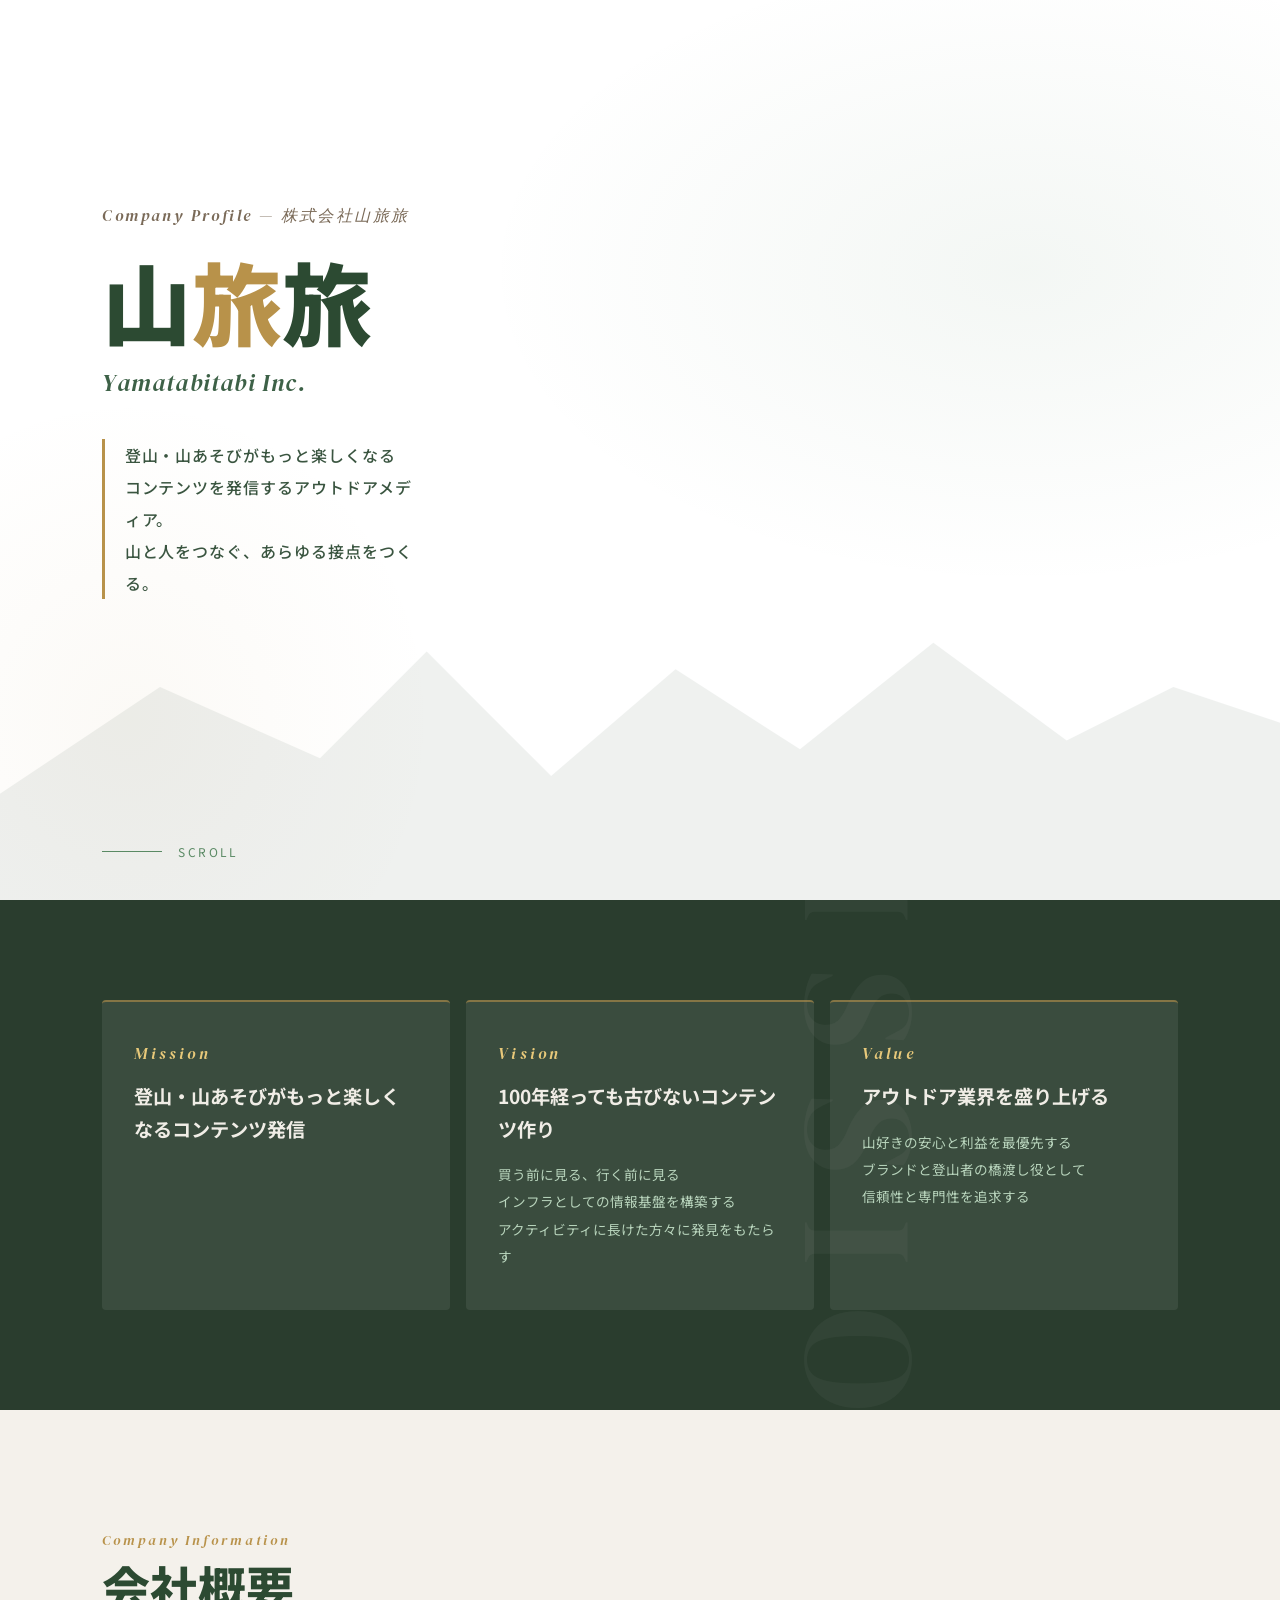
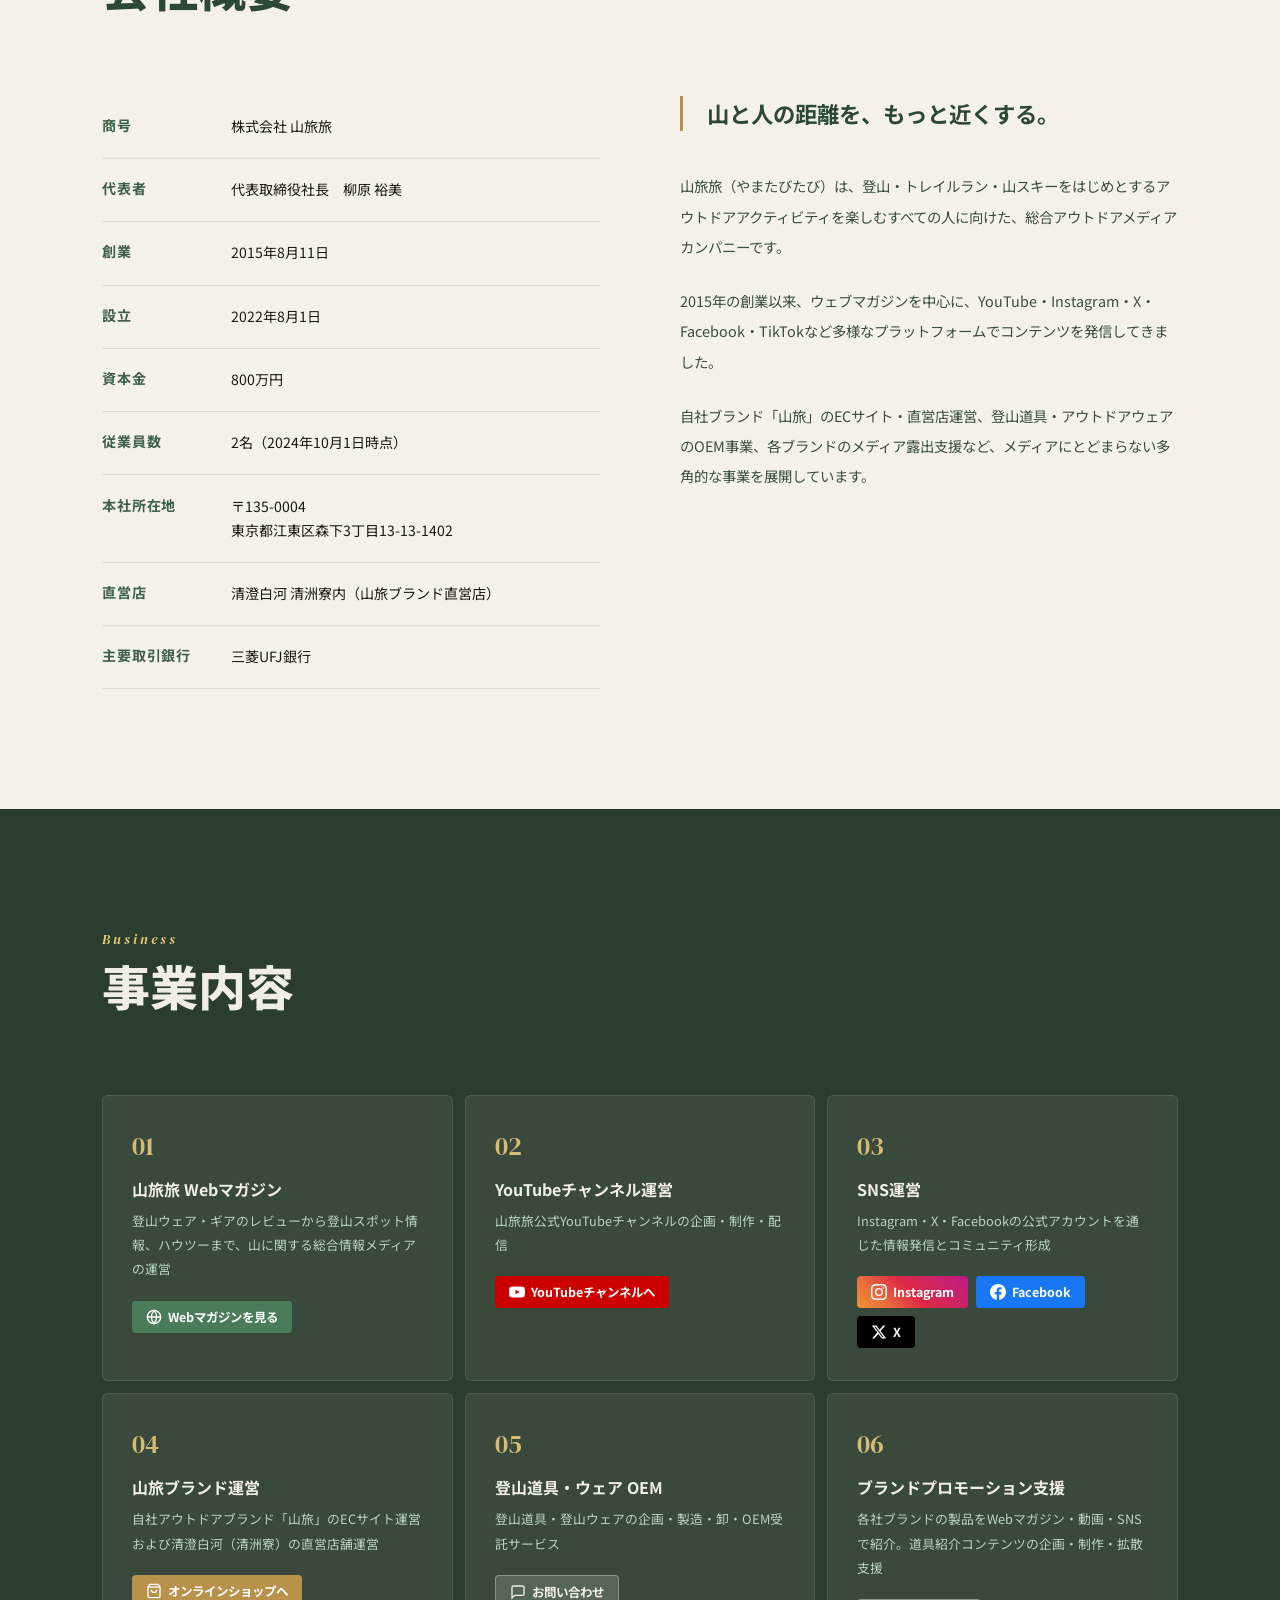
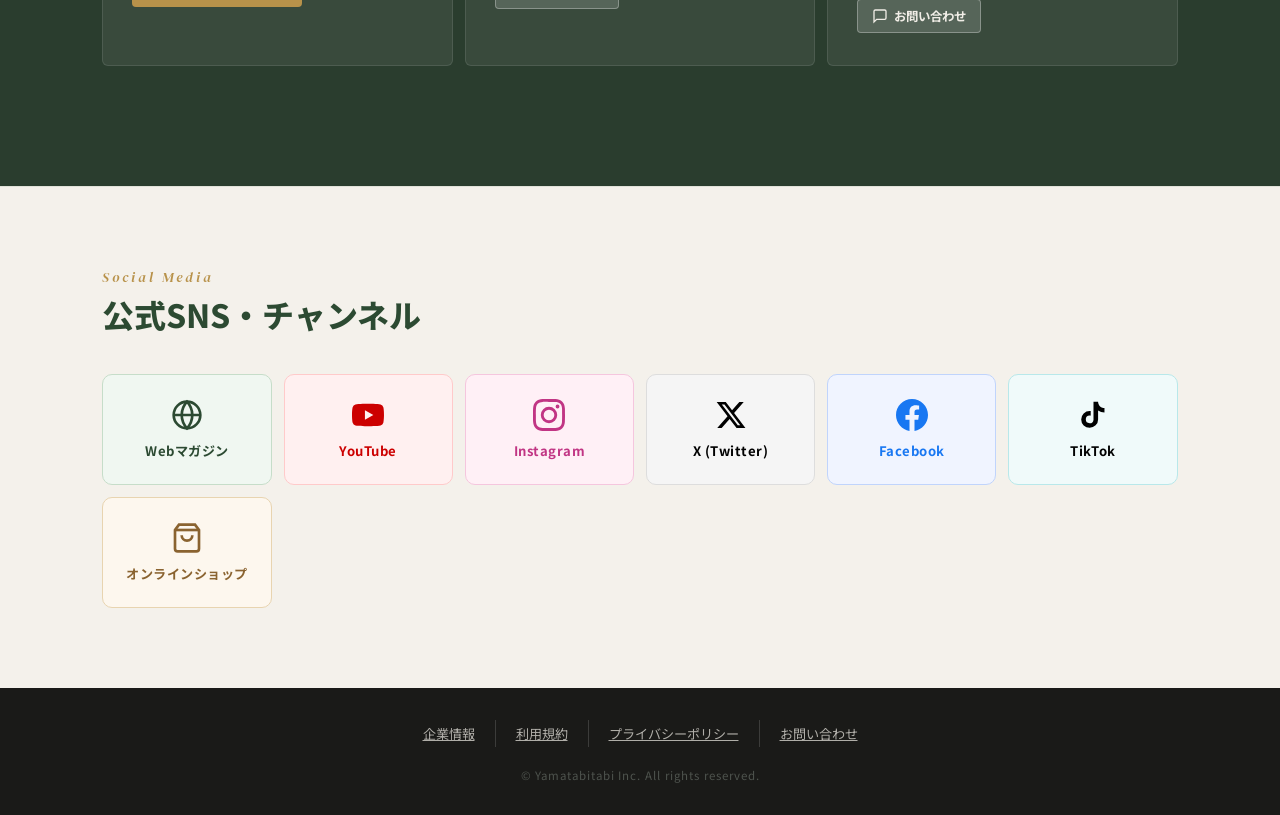
<file: index.html>
<!DOCTYPE html>
<html lang="ja">
<head>
<meta charset="UTF-8">
<meta name="viewport" content="width=device-width, initial-scale=1.0">
<title>会社概要 | 株式会社山旅旅</title>
<link rel="preconnect" href="https://fonts.googleapis.com">
<link href="https://fonts.googleapis.com/css2?family=Noto+Sans+JP:wght@300;400;500;700;900&family=DM+Serif+Display:ital@0;1&display=swap" rel="stylesheet">
<style>
  :root {
    --forest: #2c4a32;
    --moss: #3d6147;
    --sage: #5a8a64;
    --mist: #c8d8ca;
    --snow: #f4f1eb;
    --stone: #7a6a58;
    --gold: #b8924a;
    --ink: #1a1a18;
  }

  * { margin: 0; padding: 0; box-sizing: border-box; }
  html { scroll-behavior: smooth; }

  body {
    background: var(--snow);
    color: var(--ink);
    font-family: 'Noto Sans JP', 'Hiragino Sans', 'Yu Gothic', sans-serif;
    overflow-x: hidden;
  }

  /* ── HERO ── */
  .hero {
    min-height: 100vh;
    background: #fff;
    display: grid;
    grid-template-rows: 1fr auto;
    position: relative;
    overflow: hidden;
  }
  .hero-bg {
    position: absolute; inset: 0;
    background:
      radial-gradient(ellipse 60% 50% at 80% 30%, rgba(90,138,100,0.07) 0%, transparent 70%),
      radial-gradient(ellipse 40% 60% at 10% 80%, rgba(184,146,74,0.05) 0%, transparent 60%);
  }
  .mountain-silhouette {
    position: absolute; bottom: 0; left: 0;
    width: 100%; opacity: 0.07;
  }
  .hero-content {
    position: relative; z-index: 2;
    display: flex; flex-direction: column;
    justify-content: center; align-items: flex-start;
    padding: 10vh 8vw;
    animation: fadeUp 1.2s ease both;
  }
  .hero-eyebrow {
    font-family: 'DM Serif Display', serif;
    font-style: italic;
    color: var(--stone);
    font-size: clamp(0.85rem, 1.5vw, 1rem);
    letter-spacing: 0.15em; margin-bottom: 1.5rem;
  }
  .hero-title {
    font-weight: 900;
    font-size: clamp(2.8rem, 7vw, 6.5rem);
    color: var(--forest);
    line-height: 1.1; margin-bottom: 1rem;
  }
  .hero-title span { color: var(--gold); }
  .hero-sub {
    font-family: 'DM Serif Display', serif;
    font-style: italic;
    font-size: clamp(1rem, 2.5vw, 1.5rem);
    color: var(--moss);
    letter-spacing: 0.05em; margin-bottom: 2.5rem;
  }
  .hero-tagline {
    font-size: clamp(0.85rem, 1.3vw, 1rem);
    color: #3a5540;
    letter-spacing: 0.06em; line-height: 2;
    max-width: 36ch;
    border-left: 3px solid var(--gold);
    padding-left: 1.2rem;
    font-weight: 500;
  }
  .hero-scroll {
    position: relative; z-index: 2;
    padding: 2.5rem 8vw;
    display: flex; align-items: center; gap: 1rem;
    color: var(--sage); font-size: 0.75rem; letter-spacing: 0.2em;
    animation: fadeIn 2s ease 0.8s both;
  }
  .scroll-line {
    width: 60px; height: 1px; background: var(--sage);
    animation: extendLine 1.5s ease 1s both;
  }

  /* ── MISSION ── */
  .mission {
    background: #2a3d2e;
    padding: 100px 8vw;
    position: relative; overflow: hidden;
  }
  .mission::before {
    content: 'MISSION';
    position: absolute; right: -2%; top: 50%;
    transform: translateY(-50%) rotate(90deg);
    font-family: 'DM Serif Display', serif;
    font-size: clamp(5rem, 12vw, 10rem);
    color: rgba(255,255,255,0.04);
    letter-spacing: 0.3em; white-space: nowrap;
    pointer-events: none;
  }
  .mission-grid {
    display: grid; grid-template-columns: 1fr 1fr 1fr;
    gap: 16px; max-width: 1100px;
  }
  .mission-card {
    background: rgba(255,255,255,0.08);
    padding: 2.5rem 2rem;
    border-top: 2px solid rgba(184,146,74,0.6);
    border-radius: 4px;
    opacity: 0; transform: translateY(30px);
    transition: opacity 0.7s ease, transform 0.7s ease;
  }
  .mission-card.visible { opacity: 1; transform: translateY(0); }
  .mission-card:nth-child(2) { transition-delay: 0.15s; }
  .mission-card:nth-child(3) { transition-delay: 0.3s; }
  .mission-label {
    font-family: 'DM Serif Display', serif;
    font-style: italic;
    color: #e8c97a;
    font-size: 1rem; letter-spacing: 0.2em; margin-bottom: 1rem;
  }
  .mission-text {
    color: #f0ede6;
    font-size: clamp(1rem, 1.8vw, 1.2rem);
    font-weight: 700; line-height: 1.7;
  }
  .mission-detail {
    margin-top: 1rem;
    color: #b8d4bc;
    font-size: 0.85rem; line-height: 2; font-weight: 400;
  }

  /* ── COMPANY INFO ── */
  .company-section {
    padding: 120px 8vw;
    background: var(--snow);
  }
  .section-header {
    margin-bottom: 5rem;
    opacity: 0; transform: translateY(20px);
    transition: opacity 0.8s, transform 0.8s;
  }
  .section-header.visible { opacity: 1; transform: translateY(0); }
  .section-en {
    font-family: 'DM Serif Display', serif;
    font-style: italic;
    font-size: clamp(0.75rem, 1.2vw, 0.9rem);
    color: var(--gold); letter-spacing: 0.2em;
    display: block; margin-bottom: 0.5rem;
  }
  .section-ja {
    font-size: clamp(1.8rem, 4vw, 3rem);
    font-weight: 800; color: var(--forest); line-height: 1.2;
  }
  .company-layout {
    display: grid; grid-template-columns: 1fr 1fr;
    gap: 80px; align-items: start;
  }
  .info-table { width: 100%; border-collapse: collapse; }
  .info-table tr {
    border-bottom: 1px solid rgba(107,143,113,0.2);
    opacity: 0; transform: translateX(-20px);
    transition: opacity 0.5s ease, transform 0.5s ease;
  }
  .info-table tr.visible { opacity: 1; transform: translateX(0); }
  .info-table td { padding: 1.2rem 0; font-size: 0.88rem; vertical-align: top; }
  .info-table td:first-child {
    color: var(--moss); font-weight: 700;
    white-space: nowrap; width: 8em; letter-spacing: 0.05em;
  }
  .info-table td:last-child { color: var(--ink); line-height: 1.7; padding-left: 1rem; }
  .about-text { max-width: 600px; }
  .about-paragraph { font-size: 0.9rem; color: #3a4e3d; line-height: 2.1; margin-bottom: 1.5rem; }
  .about-highlight {
    font-size: 1.4rem; font-weight: 700; color: var(--forest);
    line-height: 1.6; border-left: 3px solid var(--gold);
    padding-left: 1.5rem; margin-bottom: 2.5rem;
  }

  /* ── SERVICES ── */
  .services-section {
    padding: 120px 8vw;
    background: #2a3d2e;
    position: relative; overflow: hidden;
  }
  .services-section .section-ja { color: #f0ede6; }
  .services-section .section-en { color: #e8c97a; }
  .services-grid {
    display: grid;
    grid-template-columns: repeat(auto-fill, minmax(300px, 1fr));
    gap: 12px; margin-top: 4rem;
  }
  .service-item {
    background: rgba(255,255,255,0.07);
    padding: 2rem 1.8rem;
    border: 1px solid rgba(255,255,255,0.1);
    border-radius: 6px;
    cursor: pointer;
    opacity: 0; transform: translateY(20px);
    transition: opacity 0.5s ease, transform 0.5s ease, border-color 0.25s, background 0.25s, box-shadow 0.25s;
  }
  .service-item.visible { opacity: 1; transform: translateY(0); }
  .service-item:hover {
    border-color: rgba(232,201,122,0.6);
    background: rgba(255,255,255,0.12);
    box-shadow: 0 4px 20px rgba(0,0,0,0.2);
  }
  .service-num {
    font-family: 'DM Serif Display', serif;
    font-size: 1.6rem; color: #e8c97a;
    margin-bottom: 0.8rem; display: block;
    opacity: 0.9;
  }
  .service-title {
    font-size: 1rem; font-weight: 700;
    color: #f0ede6; line-height: 1.5; margin-bottom: 0.5rem;
  }
  .service-desc {
    font-size: 0.8rem; color: #b8d4bc; line-height: 1.9;
  }

  /* service link buttons */
  .service-links { margin-top: 1.2rem; display: flex; flex-wrap: wrap; gap: 8px; }

  .btn-link {
    display: inline-flex; align-items: center; gap: 6px;
    padding: 7px 14px;
    border-radius: 4px;
    font-size: 0.78rem; font-weight: 700;
    font-family: inherit;
    text-decoration: none;
    transition: opacity 0.2s, transform 0.15s;
    cursor: pointer;
    border: none;
  }
  .btn-link:hover { opacity: 0.85; transform: translateY(-1px); }
  .btn-green  { background: #4a7c59; color: #fff; }
  .btn-red    { background: #cc0000; color: #fff; }
  .btn-ig     { background: linear-gradient(45deg,#f09433,#e6683c,#dc2743,#cc2366,#bc1888); color: #fff; }
  .btn-fb     { background: #1877f2; color: #fff; }
  .btn-x      { background: #000; color: #fff; }
  .btn-shop   { background: #b8924a; color: #fff; }
  .btn-inquiry{ background: rgba(255,255,255,0.15); color: #f0ede6; border: 1px solid rgba(255,255,255,0.3); }
  .btn-inquiry:hover { background: rgba(255,255,255,0.25); }

  /* SNS icon SVGs inline */
  .icon { width: 16px; height: 16px; flex-shrink: 0; }

  /* ── SNS SECTION ── */
  .sns-section {
    padding: 80px 8vw;
    background: var(--snow);
    border-top: 1px solid rgba(107,143,113,0.15);
  }
  .sns-grid {
    display: grid;
    grid-template-columns: repeat(auto-fill, minmax(160px, 1fr));
    gap: 12px;
    margin-top: 2.5rem;
  }
  .sns-card {
    display: flex; flex-direction: column;
    align-items: center; justify-content: center;
    gap: 10px;
    padding: 1.5rem 1rem;
    border-radius: 10px;
    border: 1.5px solid transparent;
    text-decoration: none;
    transition: transform 0.2s, box-shadow 0.2s, border-color 0.2s;
    font-size: 0.82rem; font-weight: 700;
    letter-spacing: 0.04em;
  }
  .sns-card:hover { transform: translateY(-3px); box-shadow: 0 6px 20px rgba(0,0,0,0.12); }
  .sns-card svg, .sns-card img { width: 32px; height: 32px; flex-shrink: 0; }

  .sns-web   { background: #f0f7f1; color: var(--forest); border-color: #c6ddc9; }
  .sns-web:hover { border-color: var(--forest); }
  .sns-yt    { background: #fff0f0; color: #cc0000; border-color: #ffcaca; }
  .sns-yt:hover { border-color: #cc0000; }
  .sns-ig    { background: #fff0f6; color: #c13584; border-color: #f5c6de; }
  .sns-ig:hover { border-color: #c13584; }
  .sns-x     { background: #f5f5f5; color: #000; border-color: #ddd; }
  .sns-x:hover { border-color: #000; }
  .sns-fb    { background: #f0f4ff; color: #1877f2; border-color: #c0d4fc; }
  .sns-fb:hover { border-color: #1877f2; }
  .sns-tiktok { background: #f0fafa; color: #010101; border-color: #b8e8ea; }
  .sns-tiktok:hover { border-color: #69c9d0; }
  .sns-shop  { background: #fdf7ee; color: #8a6330; border-color: #e8d4b0; }
  .sns-shop:hover { border-color: var(--gold); }

  /* ── COMMON FOOTER ── */
  .site-footer {
    background: var(--ink);
    padding: 32px 8vw;
    display: flex;
    flex-direction: column;
    align-items: center;
    gap: 20px;
  }
  .footer-links {
    display: flex;
    align-items: center;
    gap: 0;
    flex-wrap: wrap;
    justify-content: center;
  }
  .footer-links a {
    font-size: 0.82rem;
    color: rgba(240,237,230,0.7);
    padding: 4px 20px;
    border-right: 1px solid rgba(255,255,255,0.15);
    transition: color 0.2s;
    white-space: nowrap;
  }
  .footer-links a:last-child { border-right: none; }
  .footer-links a:hover { color: #fff; }
  .footer-copy {
    font-size: 0.72rem;
    color: rgba(200,216,202,0.3);
    letter-spacing: 0.08em;
  }
  @media (max-width: 640px) {
    .sns-grid { grid-template-columns: repeat(3, 1fr); }
  }

  /* ── ANIMATIONS ── */
  @keyframes fadeUp { from{opacity:0;transform:translateY(40px)} to{opacity:1;transform:translateY(0)} }
  @keyframes fadeIn { from{opacity:0} to{opacity:1} }
  @keyframes extendLine { from{width:0} to{width:60px} }

  /* ── RESPONSIVE ── */
  @media (max-width: 768px) {
    .mission-grid { grid-template-columns: 1fr; }
    .company-layout { grid-template-columns: 1fr; gap: 50px; }
    .services-grid { grid-template-columns: 1fr; }
    footer { flex-direction: column; text-align: center; }
  }
</style>
</head>
<body>

<!-- HERO -->
<section class="hero">
  <div class="hero-bg"></div>
  <svg class="mountain-silhouette" viewBox="0 0 1440 320" preserveAspectRatio="none">
    <path fill="#2c4a32" d="M0,320 L0,200 L180,80 L360,160 L480,40 L620,180 L760,60 L900,150 L1050,30 L1200,140 L1320,80 L1440,120 L1440,320 Z"/>
  </svg>
  <div class="hero-content">
    <p class="hero-eyebrow">Company Profile — 株式会社山旅旅</p>
    <h1 class="hero-title">山<span>旅</span>旅</h1>
    <p class="hero-sub">Yamatabitabi Inc.</p>
    <p class="hero-tagline">
      登山・山あそびがもっと楽しくなる<br>
      コンテンツを発信するアウトドアメディア。<br>
      山と人をつなぐ、あらゆる接点をつくる。
    </p>
  </div>
  <div class="hero-scroll">
    <div class="scroll-line"></div>
    SCROLL
  </div>
</section>

<!-- MISSION -->
<section class="mission">
  <div class="mission-grid">
    <div class="mission-card">
      <p class="mission-label">Mission</p>
      <p class="mission-text">登山・山あそびがもっと楽しくなるコンテンツ発信</p>
    </div>
    <div class="mission-card">
      <p class="mission-label">Vision</p>
      <p class="mission-text">100年経っても古びないコンテンツ作り</p>
      <p class="mission-detail">
        買う前に見る、行く前に見る<br>
        インフラとしての情報基盤を構築する<br>
        アクティビティに長けた方々に発見をもたらす
      </p>
    </div>
    <div class="mission-card">
      <p class="mission-label">Value</p>
      <p class="mission-text">アウトドア業界を盛り上げる</p>
      <p class="mission-detail">
        山好きの安心と利益を最優先する<br>
        ブランドと登山者の橋渡し役として<br>
        信頼性と専門性を追求する
      </p>
    </div>
  </div>
</section>

<!-- COMPANY INFO -->
<section class="company-section">
  <div class="section-header">
    <span class="section-en">Company Information</span>
    <h2 class="section-ja">会社概要</h2>
  </div>
  <div class="company-layout">
    <div>
      <table class="info-table">
        <tr><td>商号</td><td>株式会社 山旅旅</td></tr>
        <tr><td>代表者</td><td>代表取締役社長　柳原 裕美</td></tr>
        <tr><td>創業</td><td>2015年8月11日</td></tr>
        <tr><td>設立</td><td>2022年8月1日</td></tr>
        <tr><td>資本金</td><td>800万円</td></tr>
        <tr><td>従業員数</td><td>2名（2024年10月1日時点）</td></tr>
        <tr><td>本社所在地</td><td>〒135-0004<br>東京都江東区森下3丁目13-13-1402</td></tr>
        <tr><td>直営店</td><td>清澄白河 清洲寮内（山旅ブランド直営店）</td></tr>
        <tr><td>主要取引銀行</td><td>三菱UFJ銀行</td></tr>
      </table>
    </div>
    <div class="about-text">
      <p class="about-highlight">山と人の距離を、もっと近くする。</p>
      <p class="about-paragraph">山旅旅（やまたびたび）は、登山・トレイルラン・山スキーをはじめとするアウトドアアクティビティを楽しむすべての人に向けた、総合アウトドアメディアカンパニーです。</p>
      <p class="about-paragraph">2015年の創業以来、ウェブマガジンを中心に、YouTube・Instagram・X・Facebook・TikTokなど多様なプラットフォームでコンテンツを発信してきました。</p>
      <p class="about-paragraph">自社ブランド「山旅」のECサイト・直営店運営、登山道具・アウトドアウェアのOEM事業、各ブランドのメディア露出支援など、メディアにとどまらない多角的な事業を展開しています。</p>
    </div>
  </div>
</section>

<!-- SERVICES -->
<section class="services-section">
  <div class="section-header">
    <span class="section-en">Business</span>
    <h2 class="section-ja">事業内容</h2>
  </div>
  <div class="services-grid">

    <!-- 01 Webマガジン -->
    <div class="service-item">
      <span class="service-num">01</span>
      <p class="service-title">山旅旅 Webマガジン</p>
      <p class="service-desc">登山ウェア・ギアのレビューから登山スポット情報、ハウツーまで、山に関する総合情報メディアの運営</p>
      <div class="service-links">
        <a href="https://yamatabitabi.com/" target="_blank" class="btn-link btn-green">
          <svg class="icon" viewBox="0 0 24 24" fill="none" stroke="currentColor" stroke-width="2"><circle cx="12" cy="12" r="10"/><path d="M2 12h20M12 2a15.3 15.3 0 0 1 4 10 15.3 15.3 0 0 1-4 10 15.3 15.3 0 0 1-4-10A15.3 15.3 0 0 1 12 2z"/></svg>
          Webマガジンを見る
        </a>
      </div>
    </div>

    <!-- 02 YouTube -->
    <div class="service-item">
      <span class="service-num">02</span>
      <p class="service-title">YouTubeチャンネル運営</p>
      <p class="service-desc">山旅旅公式YouTubeチャンネルの企画・制作・配信</p>
      <div class="service-links">
        <a href="https://www.youtube.com/@yamatabitabi" target="_blank" class="btn-link btn-red">
          <svg class="icon" viewBox="0 0 24 24" fill="currentColor"><path d="M23.5 6.2a3 3 0 0 0-2.1-2.1C19.5 3.6 12 3.6 12 3.6s-7.5 0-9.4.5A3 3 0 0 0 .5 6.2C0 8.1 0 12 0 12s0 3.9.5 5.8a3 3 0 0 0 2.1 2.1c1.9.5 9.4.5 9.4.5s7.5 0 9.4-.5a3 3 0 0 0 2.1-2.1C24 15.9 24 12 24 12s0-3.9-.5-5.8zM9.7 15.5V8.5l6.3 3.5-6.3 3.5z"/></svg>
          YouTubeチャンネルへ
        </a>
      </div>
    </div>

    <!-- 03 SNS -->
    <div class="service-item">
      <span class="service-num">03</span>
      <p class="service-title">SNS運営</p>
      <p class="service-desc">Instagram・X・Facebookの公式アカウントを通じた情報発信とコミュニティ形成</p>
      <div class="service-links">
        <a href="https://www.instagram.com/yamatabitabi/" target="_blank" class="btn-link btn-ig">
          <svg class="icon" viewBox="0 0 24 24" fill="currentColor"><path d="M12 2.163c3.204 0 3.584.012 4.85.07 1.366.062 2.633.334 3.608 1.308.975.975 1.246 2.242 1.308 3.608.058 1.265.07 1.645.07 4.85s-.012 3.584-.07 4.85c-.062 1.366-.334 2.633-1.308 3.608-.975.975-2.242 1.246-3.608 1.308-1.265.058-1.645.07-4.85.07s-3.584-.012-4.85-.07c-1.366-.062-2.633-.334-3.608-1.308-.975-.975-1.246-2.242-1.308-3.608C2.175 15.584 2.163 15.204 2.163 12s.012-3.584.07-4.85c.062-1.366.334-2.633 1.308-3.608C4.516 2.497 5.783 2.226 7.15 2.163 8.415 2.105 8.795 2.163 12 2.163zm0-2.163C8.756 0 8.332.013 7.052.072 5.197.157 3.355.673 2.014 2.014.673 3.355.157 5.197.072 7.052.013 8.332 0 8.756 0 12c0 3.244.013 3.668.072 4.948.085 1.855.601 3.697 1.942 5.038 1.341 1.341 3.183 1.857 5.038 1.942C8.332 23.987 8.756 24 12 24s3.668-.013 4.948-.072c1.855-.085 3.697-.601 5.038-1.942 1.341-1.341 1.857-3.183 1.942-5.038.059-1.28.072-1.704.072-4.948s-.013-3.668-.072-4.948c-.085-1.855-.601-3.697-1.942-5.038C20.645.673 18.803.157 16.948.072 15.668.013 15.244 0 12 0zm0 5.838a6.162 6.162 0 1 0 0 12.324 6.162 6.162 0 0 0 0-12.324zM12 16a4 4 0 1 1 0-8 4 4 0 0 1 0 8zm6.406-11.845a1.44 1.44 0 1 0 0 2.881 1.44 1.44 0 0 0 0-2.881z"/></svg>
          Instagram
        </a>
        <a href="https://www.facebook.com/yamatabitabi" target="_blank" class="btn-link btn-fb">
          <svg class="icon" viewBox="0 0 24 24" fill="currentColor"><path d="M24 12.073C24 5.405 18.627 0 12 0S0 5.405 0 12.073C0 18.1 4.388 23.094 10.125 24v-8.437H7.078v-3.49h3.047V9.41c0-3.025 1.792-4.697 4.533-4.697 1.312 0 2.686.236 2.686.236v2.97h-1.513c-1.491 0-1.956.93-1.956 1.886v2.268h3.328l-.532 3.49h-2.796V24C19.612 23.094 24 18.1 24 12.073z"/></svg>
          Facebook
        </a>
        <a href="https://twitter.com/yamatabitabi" target="_blank" class="btn-link btn-x">
          <svg class="icon" viewBox="0 0 24 24" fill="currentColor"><path d="M18.244 2.25h3.308l-7.227 8.26 8.502 11.24H16.17l-5.214-6.817L4.99 21.75H1.68l7.73-8.835L1.254 2.25H8.08l4.713 6.231zm-1.161 17.52h1.833L7.084 4.126H5.117z"/></svg>
          X
        </a>
      </div>
    </div>

    <!-- 04 山旅ブランド -->
    <div class="service-item">
      <span class="service-num">04</span>
      <p class="service-title">山旅ブランド運営</p>
      <p class="service-desc">自社アウトドアブランド「山旅」のECサイト運営および清澄白河（清洲寮）の直営店舗運営</p>
      <div class="service-links">
        <a href="https://store.yamatabi.shop/" target="_blank" class="btn-link btn-shop">
          <svg class="icon" viewBox="0 0 24 24" fill="none" stroke="currentColor" stroke-width="2"><path d="M6 2L3 6v14a2 2 0 0 0 2 2h14a2 2 0 0 0 2-2V6l-3-4z"/><line x1="3" y1="6" x2="21" y2="6"/><path d="M16 10a4 4 0 0 1-8 0"/></svg>
          オンラインショップへ
        </a>
      </div>
    </div>

    <!-- 05 OEM -->
    <div class="service-item">
      <span class="service-num">05</span>
      <p class="service-title">登山道具・ウェア OEM</p>
      <p class="service-desc">登山道具・登山ウェアの企画・製造・卸・OEM受託サービス</p>
      <div class="service-links">
        <a href="yamatabitabi-contact.html" class="btn-link btn-inquiry">
          <svg class="icon" viewBox="0 0 24 24" fill="none" stroke="currentColor" stroke-width="2"><path d="M21 15a2 2 0 0 1-2 2H7l-4 4V5a2 2 0 0 1 2-2h14a2 2 0 0 1 2 2z"/></svg>
          お問い合わせ
        </a>
      </div>
    </div>

    <!-- 06 プロモーション -->
    <div class="service-item">
      <span class="service-num">06</span>
      <p class="service-title">ブランドプロモーション支援</p>
      <p class="service-desc">各社ブランドの製品をWebマガジン・動画・SNSで紹介。道具紹介コンテンツの企画・制作・拡散支援</p>
      <div class="service-links">
        <a href="yamatabitabi-contact.html" class="btn-link btn-inquiry">
          <svg class="icon" viewBox="0 0 24 24" fill="none" stroke="currentColor" stroke-width="2"><path d="M21 15a2 2 0 0 1-2 2H7l-4 4V5a2 2 0 0 1 2-2h14a2 2 0 0 1 2 2z"/></svg>
          お問い合わせ
        </a>
      </div>
    </div>

  </div>
</section>

<!-- SNS -->
<section class="sns-section">
  <div class="section-header" style="margin-bottom:0">
    <span class="section-en">Social Media</span>
    <h2 class="section-ja" style="font-size:clamp(1.3rem,3vw,2rem)">公式SNS・チャンネル</h2>
  </div>
  <div class="sns-grid">

    <a href="https://yamatabitabi.com" target="_blank" class="sns-card sns-web">
      <svg viewBox="0 0 24 24" fill="none" stroke="currentColor" stroke-width="2"><circle cx="12" cy="12" r="10"/><path d="M2 12h20M12 2a15.3 15.3 0 0 1 4 10 15.3 15.3 0 0 1-4 10 15.3 15.3 0 0 1-4-10A15.3 15.3 0 0 1 12 2z"/></svg>
      Webマガジン
    </a>

    <a href="https://www.youtube.com/@yamatabitabi" target="_blank" class="sns-card sns-yt">
      <svg viewBox="0 0 24 24" fill="currentColor"><path d="M23.5 6.2a3 3 0 0 0-2.1-2.1C19.5 3.6 12 3.6 12 3.6s-7.5 0-9.4.5A3 3 0 0 0 .5 6.2C0 8.1 0 12 0 12s0 3.9.5 5.8a3 3 0 0 0 2.1 2.1c1.9.5 9.4.5 9.4.5s7.5 0 9.4-.5a3 3 0 0 0 2.1-2.1C24 15.9 24 12 24 12s0-3.9-.5-5.8zM9.7 15.5V8.5l6.3 3.5-6.3 3.5z"/></svg>
      YouTube
    </a>

    <a href="https://www.instagram.com/yamatabitabi/" target="_blank" class="sns-card sns-ig">
      <svg viewBox="0 0 24 24" fill="currentColor"><path d="M12 2.163c3.204 0 3.584.012 4.85.07 1.366.062 2.633.334 3.608 1.308.975.975 1.246 2.242 1.308 3.608.058 1.265.07 1.645.07 4.85s-.012 3.584-.07 4.85c-.062 1.366-.334 2.633-1.308 3.608-.975.975-2.242 1.246-3.608 1.308-1.265.058-1.645.07-4.85.07s-3.584-.012-4.85-.07c-1.366-.062-2.633-.334-3.608-1.308-.975-.975-1.246-2.242-1.308-3.608C2.175 15.584 2.163 15.204 2.163 12s.012-3.584.07-4.85c.062-1.366.334-2.633 1.308-3.608C4.516 2.497 5.783 2.226 7.15 2.163 8.415 2.105 8.795 2.163 12 2.163zm0-2.163C8.756 0 8.332.013 7.052.072 5.197.157 3.355.673 2.014 2.014.673 3.355.157 5.197.072 7.052.013 8.332 0 8.756 0 12c0 3.244.013 3.668.072 4.948.085 1.855.601 3.697 1.942 5.038 1.341 1.341 3.183 1.857 5.038 1.942C8.332 23.987 8.756 24 12 24s3.668-.013 4.948-.072c1.855-.085 3.697-.601 5.038-1.942 1.341-1.341 1.857-3.183 1.942-5.038.059-1.28.072-1.704.072-4.948s-.013-3.668-.072-4.948c-.085-1.855-.601-3.697-1.942-5.038C20.645.673 18.803.157 16.948.072 15.668.013 15.244 0 12 0zm0 5.838a6.162 6.162 0 1 0 0 12.324 6.162 6.162 0 0 0 0-12.324zM12 16a4 4 0 1 1 0-8 4 4 0 0 1 0 8zm6.406-11.845a1.44 1.44 0 1 0 0 2.881 1.44 1.44 0 0 0 0-2.881z"/></svg>
      Instagram
    </a>

    <a href="https://twitter.com/yamatabitabi" target="_blank" class="sns-card sns-x">
      <svg viewBox="0 0 24 24" fill="currentColor"><path d="M18.244 2.25h3.308l-7.227 8.26 8.502 11.24H16.17l-5.214-6.817L4.99 21.75H1.68l7.73-8.835L1.254 2.25H8.08l4.713 6.231zm-1.161 17.52h1.833L7.084 4.126H5.117z"/></svg>
      X (Twitter)
    </a>

    <a href="https://www.facebook.com/yamatabitabi" target="_blank" class="sns-card sns-fb">
      <svg viewBox="0 0 24 24" fill="currentColor"><path d="M24 12.073C24 5.405 18.627 0 12 0S0 5.405 0 12.073C0 18.1 4.388 23.094 10.125 24v-8.437H7.078v-3.49h3.047V9.41c0-3.025 1.792-4.697 4.533-4.697 1.312 0 2.686.236 2.686.236v2.97h-1.513c-1.491 0-1.956.93-1.956 1.886v2.268h3.328l-.532 3.49h-2.796V24C19.612 23.094 24 18.1 24 12.073z"/></svg>
      Facebook
    </a>

    <a href="https://www.tiktok.com/@yamatabitabi" target="_blank" class="sns-card sns-tiktok">
      <svg viewBox="0 0 24 24" fill="currentColor"><path d="M19.59 6.69a4.83 4.83 0 0 1-3.77-4.25V2h-3.45v13.67a2.89 2.89 0 0 1-2.88 2.5 2.89 2.89 0 0 1-2.89-2.89 2.89 2.89 0 0 1 2.89-2.89c.28 0 .54.04.79.1V9.01a6.33 6.33 0 0 0-.79-.05 6.34 6.34 0 0 0-6.34 6.34 6.34 6.34 0 0 0 6.34 6.34 6.34 6.34 0 0 0 6.33-6.34V8.69a8.18 8.18 0 0 0 4.78 1.52V6.75a4.85 4.85 0 0 1-1.01-.06z"/></svg>
      TikTok
    </a>

    <a href="https://store.yamatabi.shop" target="_blank" class="sns-card sns-shop">
      <svg viewBox="0 0 24 24" fill="none" stroke="currentColor" stroke-width="2"><path d="M6 2L3 6v14a2 2 0 0 0 2 2h14a2 2 0 0 0 2-2V6l-3-4z"/><line x1="3" y1="6" x2="21" y2="6"/><path d="M16 10a4 4 0 0 1-8 0"/></svg>
      オンラインショップ
    </a>

  </div>
</section>

<!-- FOOTER -->
<footer class="site-footer">
  <div class="footer-links">
    <a href="https://yamatabitabi.com/service">企業情報</a>
    <a href="yamatabitabi-terms.html">利用規約</a>
    <a href="yamatabitabi-privacy.html">プライバシーポリシー</a>
    <a href="yamatabitabi-contact.html">お問い合わせ</a>
  </div>
  <span class="footer-copy">© Yamatabitabi Inc. All rights reserved.</span>
</footer>

<script>
  const observer = new IntersectionObserver((entries) => {
    entries.forEach(e => { if (e.isIntersecting) e.target.classList.add('visible'); });
  }, { threshold: 0.15 });
  document.querySelectorAll('.mission-card, .section-header, .about-text, .service-item').forEach(el => observer.observe(el));

  const tableObserver = new IntersectionObserver((entries) => {
    entries.forEach(e => {
      if (e.isIntersecting) {
        e.target.querySelectorAll('tr').forEach((row, i) => {
          setTimeout(() => row.classList.add('visible'), i * 80);
        });
      }
    });
  }, { threshold: 0.2 });
  document.querySelectorAll('.info-table').forEach(t => tableObserver.observe(t));
</script>
</body>
</html>
</file>
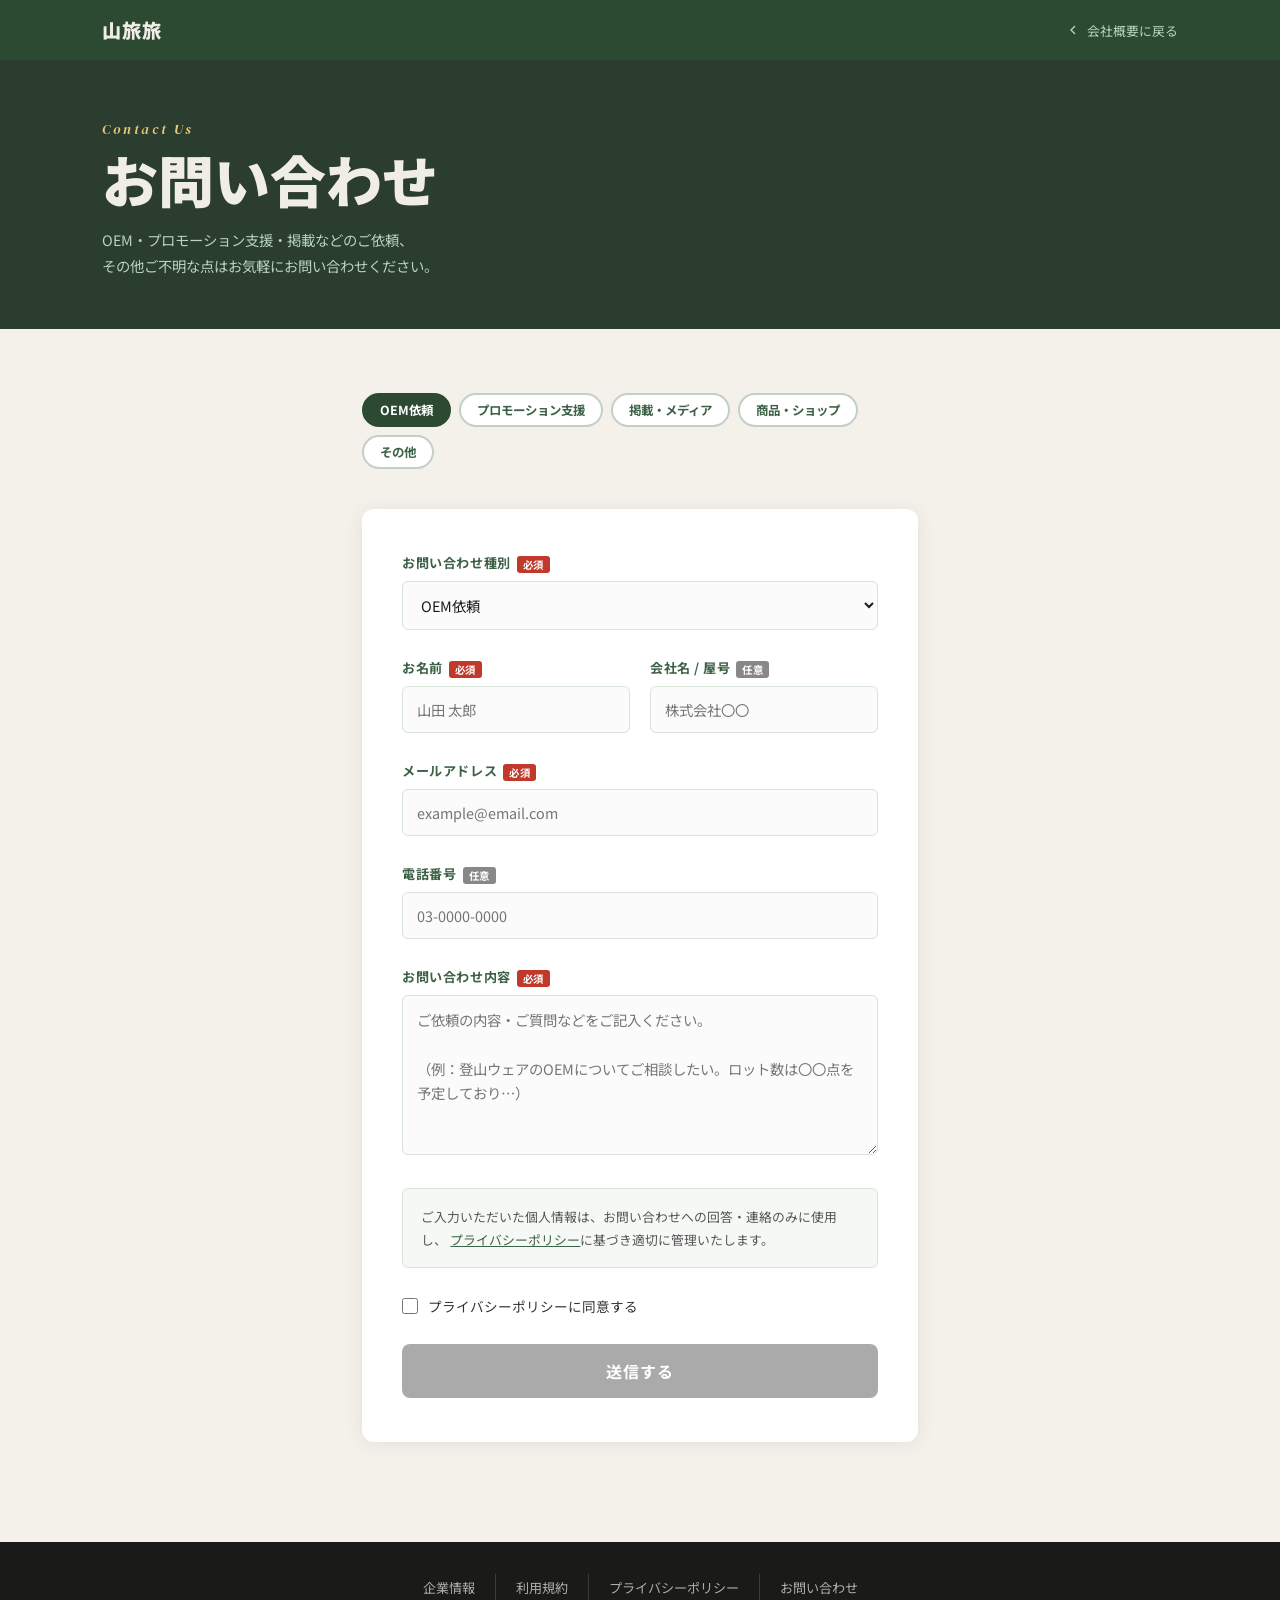
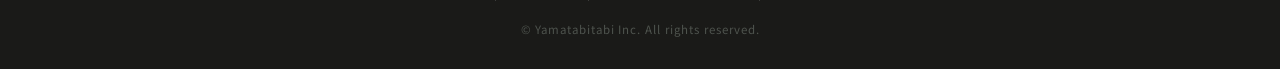
<file: yamatabitabi-contact.html>
<!DOCTYPE html>
<html lang="ja">
<head>
<meta charset="UTF-8">
<meta name="viewport" content="width=device-width, initial-scale=1.0">
<title>お問い合わせ | 株式会社山旅旅</title>
<link rel="preconnect" href="https://fonts.googleapis.com">
<link href="https://fonts.googleapis.com/css2?family=Noto+Sans+JP:wght@300;400;500;700;900&family=DM+Serif+Display:ital@0;1&display=swap" rel="stylesheet">
<style>
  :root {
    --forest: #2c4a32;
    --moss: #3d6147;
    --sage: #5a8a64;
    --snow: #f4f1eb;
    --gold: #b8924a;
    --ink: #1a1a18;
  }
  *, *::before, *::after { box-sizing: border-box; margin: 0; padding: 0; }
  body {
    font-family: 'Noto Sans JP', 'Hiragino Sans', sans-serif;
    background: var(--snow);
    color: var(--ink);
    min-height: 100vh;
  }
  a { color: inherit; text-decoration: none; }

  /* ── HEADER ── */
  .site-header {
    background: var(--forest);
    padding: 0 8vw;
    display: flex; align-items: center; justify-content: space-between;
    height: 60px;
  }
  .site-logo { font-size: 1.2rem; font-weight: 900; color: #f0ede6; letter-spacing: 0.05em; }
  .header-back {
    display: flex; align-items: center; gap: 6px;
    color: #b8d4bc; font-size: 0.8rem;
    transition: color 0.2s;
  }
  .header-back:hover { color: #fff; }

  /* ── PAGE HERO ── */
  .page-hero {
    background: #2a3d2e;
    padding: 60px 8vw 50px;
  }
  .page-hero-en {
    font-family: 'DM Serif Display', serif;
    font-style: italic;
    color: #e8c97a; font-size: 0.85rem;
    letter-spacing: 0.2em; display: block; margin-bottom: 0.5rem;
  }
  .page-hero-title {
    font-size: clamp(2rem, 5vw, 3.5rem);
    font-weight: 900; color: #f0ede6; line-height: 1.15;
  }
  .page-hero-sub {
    margin-top: 1rem; font-size: 0.9rem;
    color: #b8d4bc; line-height: 1.8; max-width: 50ch;
  }

  /* ── MAIN ── */
  .main-container {
    max-width: 760px;
    margin: 0 auto;
    padding: 64px 8vw 100px;
  }

  /* category tags */
  .category-tags {
    display: flex; flex-wrap: wrap; gap: 8px;
    margin-bottom: 40px;
  }
  .tag {
    padding: 6px 16px; border-radius: 20px;
    font-size: 0.78rem; font-weight: 700;
    cursor: pointer; transition: background 0.2s, color 0.2s;
    border: 2px solid transparent;
  }
  .tag.active   { background: var(--forest); color: #fff; border-color: var(--forest); }
  .tag.inactive { background: #fff; color: var(--moss); border-color: rgba(61,97,71,0.3); }
  .tag.inactive:hover { border-color: var(--forest); }

  /* form */
  .form-card {
    background: #fff;
    border-radius: 12px;
    padding: 44px 40px;
    box-shadow: 0 2px 20px rgba(0,0,0,0.07);
  }
  .form-group { margin-bottom: 28px; }
  .form-label {
    display: block; font-size: 0.82rem;
    font-weight: 700; color: var(--moss);
    margin-bottom: 8px; letter-spacing: 0.04em;
  }
  .required-badge {
    display: inline-block; background: #c0392b;
    color: #fff; font-size: 0.65rem; font-weight: 700;
    padding: 1px 6px; border-radius: 3px;
    margin-left: 6px; vertical-align: middle;
  }
  .optional-badge {
    display: inline-block; background: #888;
    color: #fff; font-size: 0.65rem; font-weight: 700;
    padding: 1px 6px; border-radius: 3px;
    margin-left: 6px; vertical-align: middle;
  }
  .form-input, .form-select, .form-textarea {
    width: 100%; padding: 12px 14px;
    border: 1.5px solid #d8e4d9;
    border-radius: 6px;
    font-size: 0.9rem;
    font-family: inherit;
    color: var(--ink);
    background: #fafbfa;
    transition: border-color 0.2s, box-shadow 0.2s;
    outline: none;
  }
  .form-input:focus, .form-select:focus, .form-textarea:focus {
    border-color: var(--moss);
    box-shadow: 0 0 0 3px rgba(61,97,71,0.1);
    background: #fff;
  }
  .form-textarea { resize: vertical; min-height: 160px; line-height: 1.7; }
  .form-select { cursor: pointer; }

  .form-row { display: grid; grid-template-columns: 1fr 1fr; gap: 20px; }

  .privacy-box {
    background: #f5f8f5; border: 1px solid #d8e4d9;
    border-radius: 6px; padding: 16px 18px;
    font-size: 0.8rem; color: #555; line-height: 1.8;
    margin-bottom: 28px;
  }
  .privacy-box a { color: var(--moss); text-decoration: underline; }

  .checkbox-label {
    display: flex; align-items: flex-start; gap: 10px;
    font-size: 0.85rem; color: #333;
    cursor: pointer; margin-bottom: 28px;
  }
  .checkbox-label input[type="checkbox"] {
    margin-top: 2px; accent-color: var(--forest);
    width: 16px; height: 16px; flex-shrink: 0; cursor: pointer;
  }

  .submit-btn {
    width: 100%; padding: 15px;
    background: var(--forest); color: #fff;
    border: none; border-radius: 8px;
    font-size: 1rem; font-weight: 700;
    font-family: inherit;
    cursor: pointer;
    transition: background 0.2s, transform 0.15s;
    letter-spacing: 0.06em;
  }
  .submit-btn:hover { background: #1e3422; transform: translateY(-1px); }
  .submit-btn:disabled { background: #aaa; cursor: not-allowed; transform: none; }

  /* ── SUCCESS ── */
  .success-screen {
    display: none; text-align: center; padding: 60px 20px;
  }
  .success-screen.show { display: block; }
  .success-icon {
    width: 72px; height: 72px;
    background: var(--forest); border-radius: 50%;
    display: flex; align-items: center; justify-content: center;
    margin: 0 auto 24px;
  }
  .success-icon svg { width: 36px; height: 36px; }
  .success-title { font-size: 1.5rem; font-weight: 900; color: var(--forest); margin-bottom: 12px; }
  .success-msg { font-size: 0.9rem; color: #555; line-height: 1.9; }
  .back-btn {
    display: inline-block; margin-top: 32px;
    padding: 12px 28px; background: var(--forest); color: #fff;
    border-radius: 6px; font-weight: 700; font-size: 0.9rem;
    transition: background 0.2s;
  }
  .back-btn:hover { background: #1e3422; }

  /* ── COMMON FOOTER ── */
  .site-footer {
    background: var(--ink);
    padding: 32px 8vw;
    display: flex; flex-direction: column;
    align-items: center; gap: 20px;
  }
  .footer-links {
    display: flex; align-items: center;
    gap: 0; flex-wrap: wrap; justify-content: center;
  }
  .footer-links a {
    font-size: 0.82rem; color: rgba(240,237,230,0.7);
    padding: 4px 20px;
    border-right: 1px solid rgba(255,255,255,0.15);
    transition: color 0.2s; white-space: nowrap;
  }
  .footer-links a:last-child { border-right: none; }
  .footer-links a:hover { color: #fff; }
  .footer-copy { font-size: 0.72rem; color: rgba(200,216,202,0.3); letter-spacing: 0.08em; }

  @media (max-width: 600px) {
    .form-card { padding: 28px 20px; }
    .form-row { grid-template-columns: 1fr; }
    footer { flex-direction: column; text-align: center; }
  }
</style>
</head>
<body>

<!-- HEADER -->
<header class="site-header">
  <a href="yamatabitabi-company-v4.html" class="site-logo">山旅旅</a>
  <a href="yamatabitabi-company-v4.html" class="header-back">
    <svg width="16" height="16" viewBox="0 0 24 24" fill="none" stroke="currentColor" stroke-width="2"><polyline points="15 18 9 12 15 6"/></svg>
    会社概要に戻る
  </a>
</header>

<!-- PAGE HERO -->
<div class="page-hero">
  <span class="page-hero-en">Contact Us</span>
  <h1 class="page-hero-title">お問い合わせ</h1>
  <p class="page-hero-sub">OEM・プロモーション支援・掲載などのご依頼、<br>その他ご不明な点はお気軽にお問い合わせください。</p>
</div>

<!-- MAIN -->
<div class="main-container">

  <!-- カテゴリー選択 -->
  <div class="category-tags" id="categoryTags">
    <span class="tag active" data-val="OEM依頼">OEM依頼</span>
    <span class="tag inactive" data-val="プロモーション支援">プロモーション支援</span>
    <span class="tag inactive" data-val="掲載・メディア">掲載・メディア</span>
    <span class="tag inactive" data-val="商品・ショップ">商品・ショップ</span>
    <span class="tag inactive" data-val="その他">その他</span>
  </div>

  <!-- FORM -->
  <div class="form-card" id="formCard">
    <div class="form-group">
      <label class="form-label">お問い合わせ種別<span class="required-badge">必須</span></label>
      <select class="form-select" id="categorySelect">
        <option value="OEM依頼">OEM依頼</option>
        <option value="プロモーション支援">プロモーション支援</option>
        <option value="掲載・メディア">掲載・メディア</option>
        <option value="商品・ショップ">商品・ショップ</option>
        <option value="その他">その他</option>
      </select>
    </div>

    <div class="form-row">
      <div class="form-group">
        <label class="form-label">お名前<span class="required-badge">必須</span></label>
        <input type="text" class="form-input" id="name" placeholder="山田 太郎">
      </div>
      <div class="form-group">
        <label class="form-label">会社名 / 屋号<span class="optional-badge">任意</span></label>
        <input type="text" class="form-input" id="company" placeholder="株式会社〇〇">
      </div>
    </div>

    <div class="form-group">
      <label class="form-label">メールアドレス<span class="required-badge">必須</span></label>
      <input type="email" class="form-input" id="email" placeholder="example@email.com">
    </div>

    <div class="form-group">
      <label class="form-label">電話番号<span class="optional-badge">任意</span></label>
      <input type="tel" class="form-input" id="tel" placeholder="03-0000-0000">
    </div>

    <div class="form-group">
      <label class="form-label">お問い合わせ内容<span class="required-badge">必須</span></label>
      <textarea class="form-textarea" id="message" placeholder="ご依頼の内容・ご質問などをご記入ください。&#10;&#10;（例：登山ウェアのOEMについてご相談したい。ロット数は〇〇点を予定しており…）"></textarea>
    </div>

    <div class="privacy-box">
      ご入力いただいた個人情報は、お問い合わせへの回答・連絡のみに使用し、
      <a href="#">プライバシーポリシー</a>に基づき適切に管理いたします。
    </div>

    <label class="checkbox-label">
      <input type="checkbox" id="privacyCheck">
      プライバシーポリシーに同意する
    </label>

    <button class="submit-btn" id="submitBtn" disabled onclick="handleSubmit()">送信する</button>
  </div>

  <!-- SUCCESS -->
  <div class="success-screen" id="successScreen">
    <div class="success-icon">
      <svg viewBox="0 0 24 24" fill="none" stroke="white" stroke-width="2.5"><polyline points="20 6 9 17 4 12"/></svg>
    </div>
    <div class="success-title">送信が完了しました</div>
    <p class="success-msg">
      お問い合わせありがとうございます。<br>
      内容を確認のうえ、通常2〜3営業日以内にご連絡いたします。<br>
      しばらくお待ちください。
    </p>
    <a href="yamatabitabi-company-v4.html" class="back-btn">会社概要ページに戻る</a>
  </div>

</div>

<!-- FOOTER -->
<footer class="site-footer">
  <div class="footer-links">
    <a href="https://yamatabitabi.com/service">企業情報</a>
    <a href="yamatabitabi-terms.html">利用規約</a>
    <a href="yamatabitabi-privacy.html">プライバシーポリシー</a>
    <a href="yamatabitabi-contact.html">お問い合わせ</a>
  </div>
  <span class="footer-copy">© Yamatabitabi Inc. All rights reserved.</span>
</footer>

<script>
  const GAS_URL = 'https://script.google.com/macros/s/AKfycbzHVmWb6QZxPM2rRJ-6SBza8KI02SVHzXb2V-ZxdfUWgS_EWcM2p2dJzveT72trxBtMoA/exec';

  // カテゴリータグとselectの連動
  const tags = document.querySelectorAll('#categoryTags .tag');
  const sel  = document.getElementById('categorySelect');

  tags.forEach(tag => {
    tag.addEventListener('click', () => {
      tags.forEach(t => { t.classList.remove('active'); t.classList.add('inactive'); });
      tag.classList.remove('inactive'); tag.classList.add('active');
      sel.value = tag.dataset.val;
    });
  });
  sel.addEventListener('change', () => {
    tags.forEach(t => {
      t.classList.remove('active'); t.classList.add('inactive');
      if (t.dataset.val === sel.value) { t.classList.remove('inactive'); t.classList.add('active'); }
    });
  });

  // プライバシー同意でボタン活性化
  const checkbox  = document.getElementById('privacyCheck');
  const submitBtn = document.getElementById('submitBtn');
  checkbox.addEventListener('change', () => {
    submitBtn.disabled = !checkbox.checked;
  });

  // 送信処理
  async function handleSubmit() {
    const name    = document.getElementById('name').value.trim();
    const email   = document.getElementById('email').value.trim();
    const message = document.getElementById('message').value.trim();

    if (!name || !email || !message) {
      alert('お名前・メールアドレス・お問い合わせ内容は必須です。');
      return;
    }

    // ボタンをローディング状態に
    submitBtn.disabled = true;
    submitBtn.textContent = '送信中...';

    const payload = {
      category: document.getElementById('categorySelect').value,
      name,
      company: document.getElementById('company').value.trim(),
      email,
      tel:     document.getElementById('tel').value.trim(),
      message
    };

    try {
      await fetch(GAS_URL, {
        method: 'POST',
        mode: 'no-cors',
        headers: { 'Content-Type': 'application/json' },
        body: JSON.stringify(payload)
      });

      // no-corsのためレスポンス内容は取得できないが送信は完了している
      document.getElementById('formCard').style.display = 'none';
      document.getElementById('categoryTags').style.display = 'none';
      document.getElementById('successScreen').classList.add('show');
      window.scrollTo({ top: 0, behavior: 'smooth' });

    } catch (err) {
      alert('送信中にエラーが発生しました。時間をおいて再度お試しください。');
      submitBtn.disabled = false;
      submitBtn.textContent = '送信する';
    }
  }
</script>
</body>
</html>
</file>
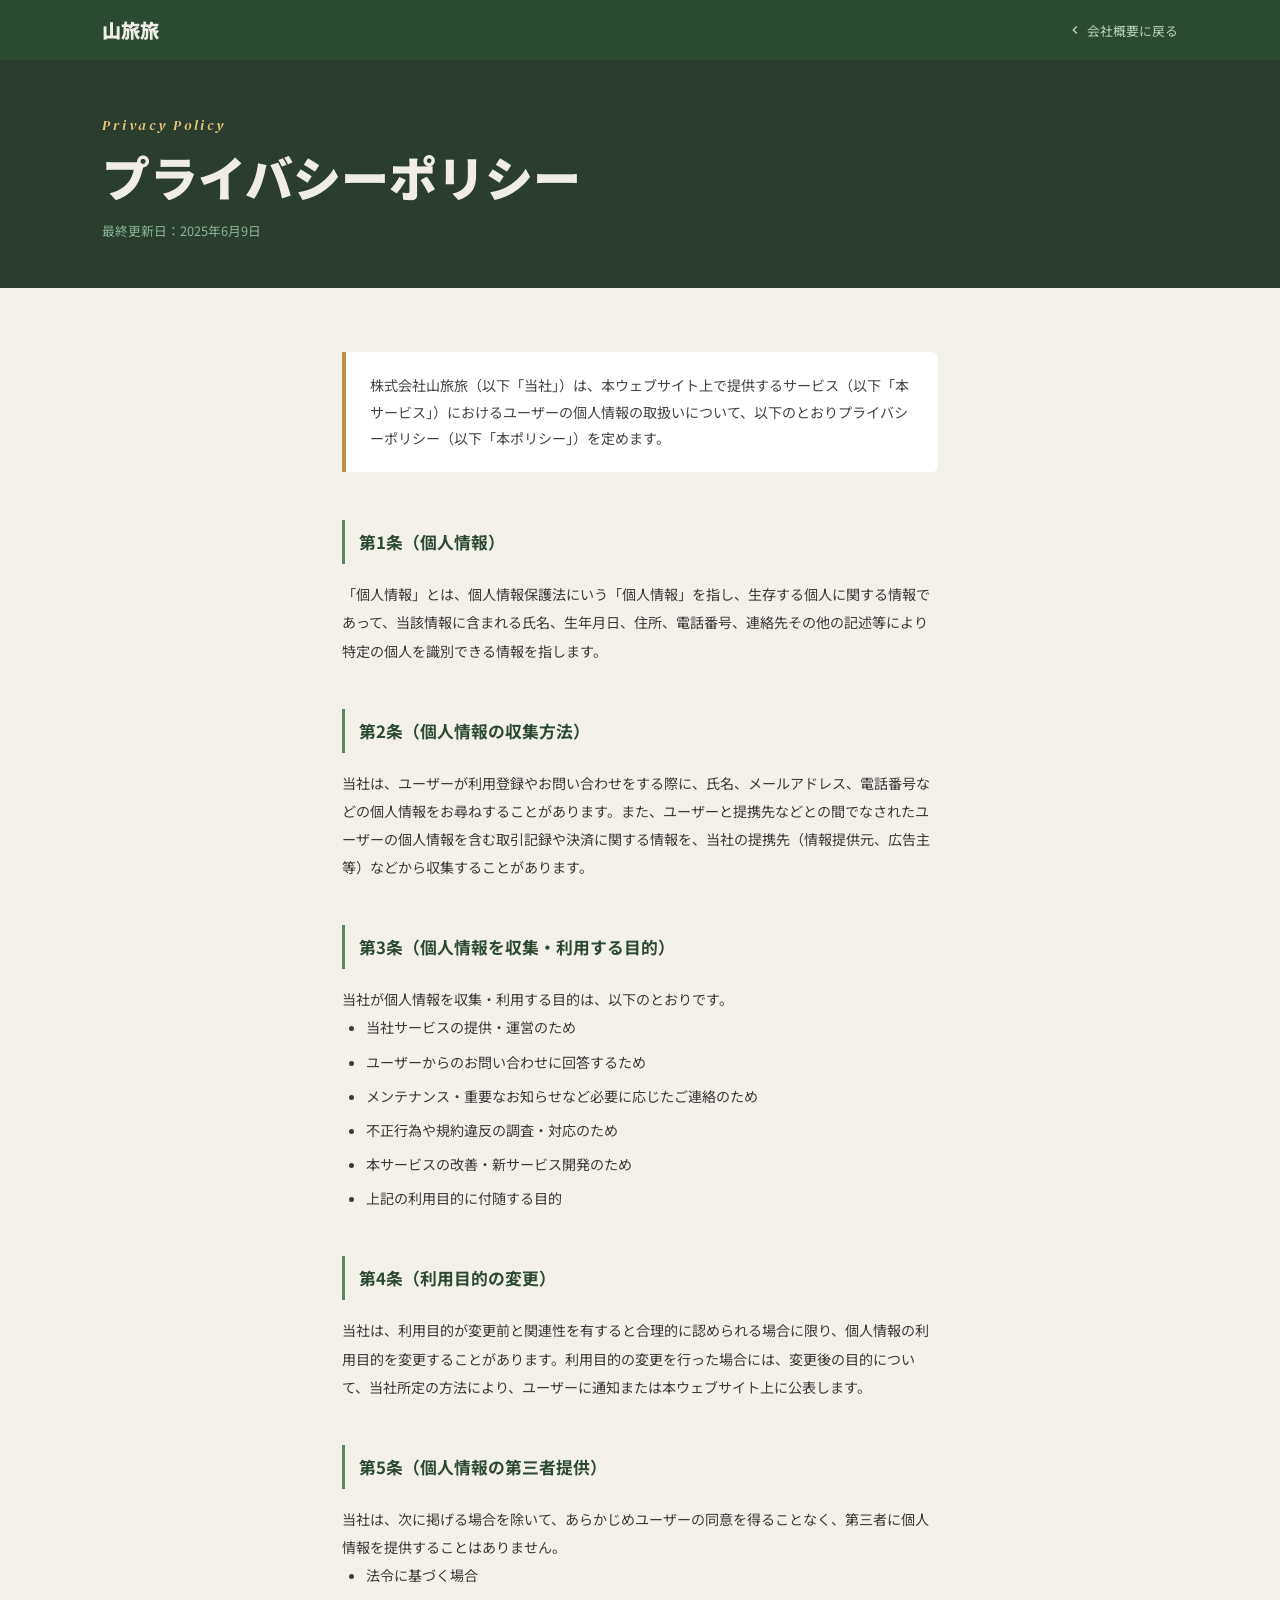
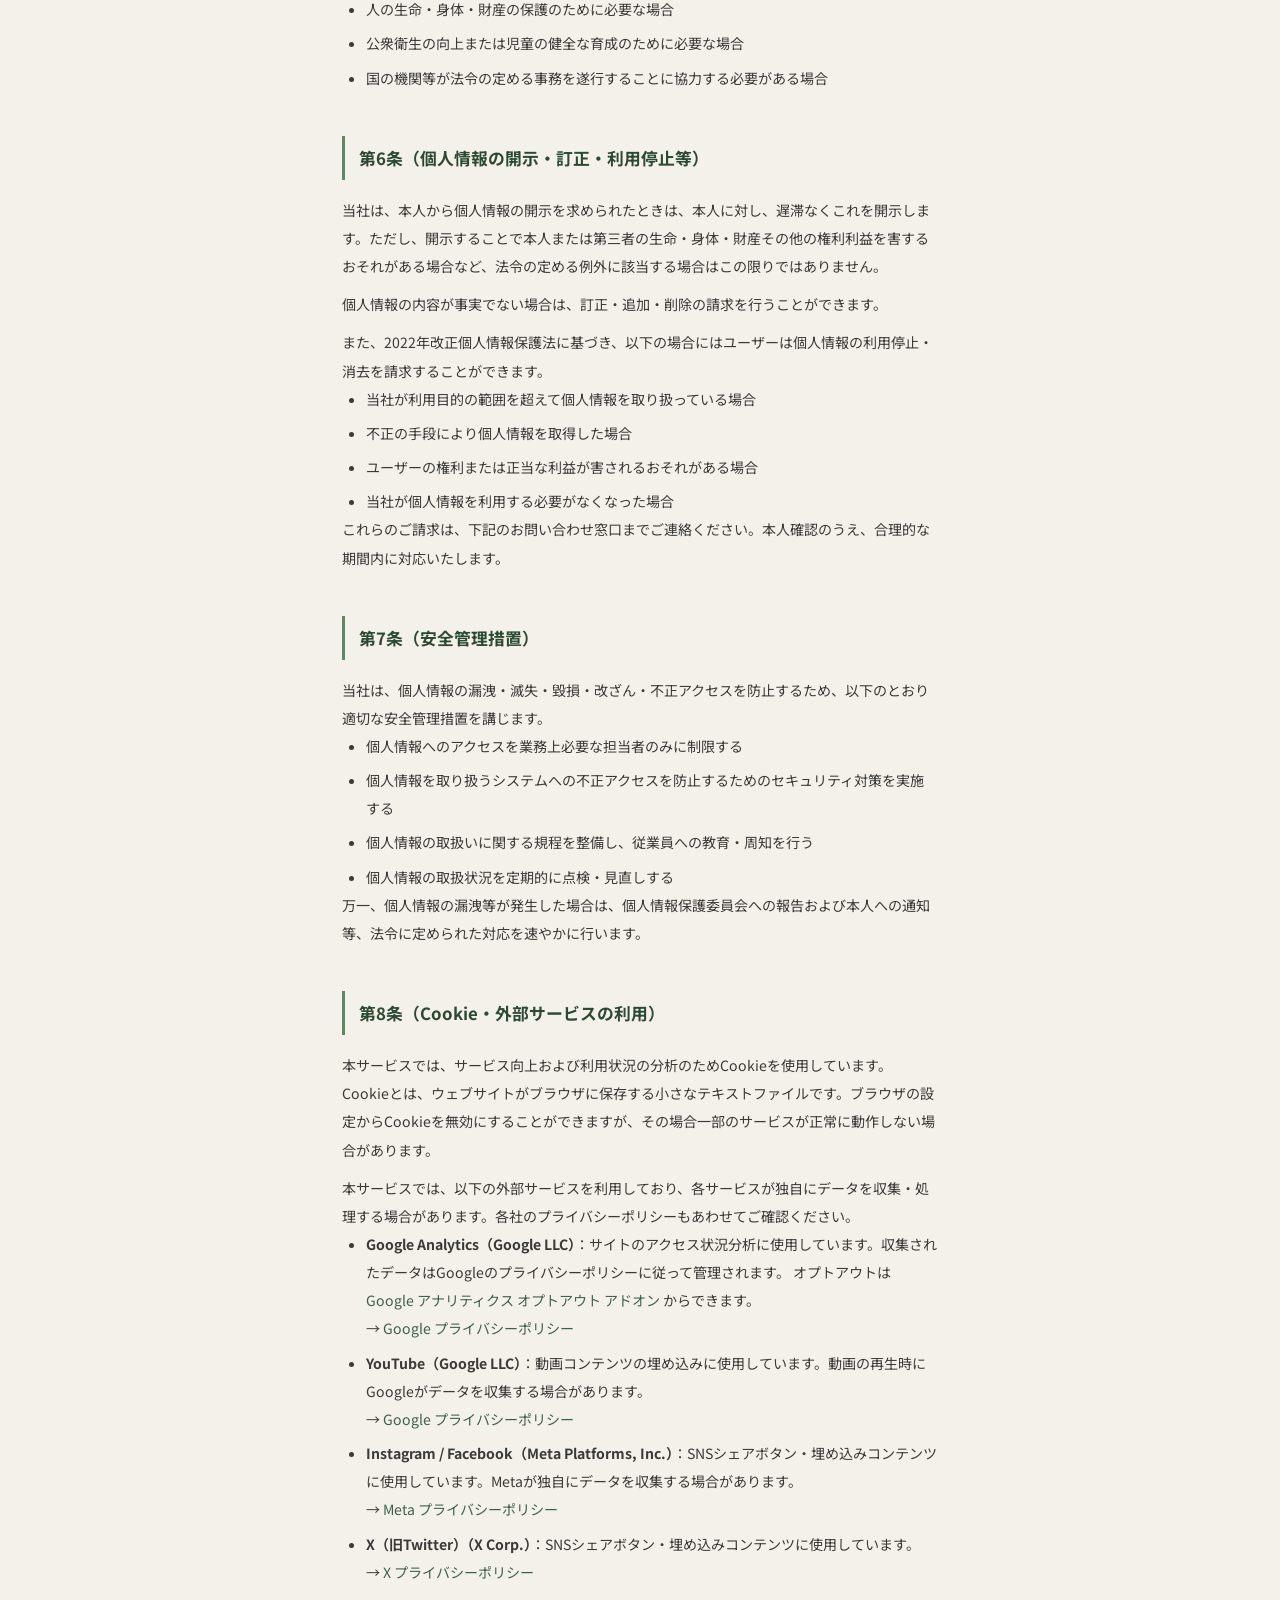
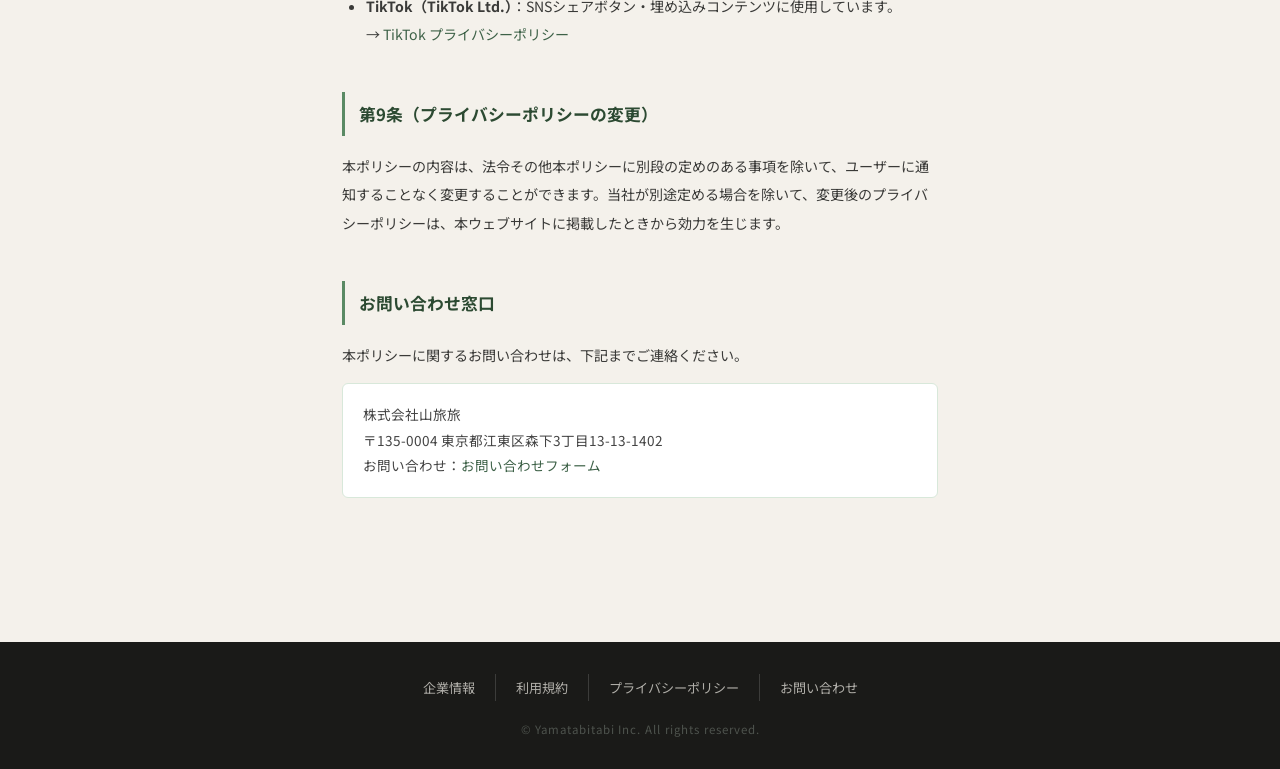
<file: yamatabitabi-privacy.html>
<!DOCTYPE html>
<html lang="ja">
<head>
<meta charset="UTF-8">
<meta name="viewport" content="width=device-width, initial-scale=1.0">
<title>プライバシーポリシー | 株式会社山旅旅</title>
<link rel="preconnect" href="https://fonts.googleapis.com">
<link href="https://fonts.googleapis.com/css2?family=Noto+Sans+JP:wght@400;500;700;900&family=DM+Serif+Display:ital@0;1&display=swap" rel="stylesheet">
<style>
  :root {
    --forest: #2c4a32; --moss: #3d6147; --sage: #5a8a64;
    --snow: #f4f1eb; --gold: #b8924a; --ink: #1a1a18;
  }
  *, *::before, *::after { box-sizing: border-box; margin: 0; padding: 0; }
  body { font-family: 'Noto Sans JP', 'Hiragino Sans', sans-serif; background: var(--snow); color: var(--ink); }
  a { color: var(--moss); text-decoration: none; }
  a:hover { text-decoration: underline; }

  .site-header {
    background: var(--forest); height: 60px;
    display: flex; align-items: center; justify-content: space-between;
    padding: 0 8vw;
  }
  .site-logo { font-size: 1.2rem; font-weight: 900; color: #f0ede6; }
  .header-back { display: flex; align-items: center; gap: 5px; font-size: 0.8rem; color: #b8d4bc; transition: color 0.2s; }
  .header-back:hover { color: #fff; text-decoration: none; }

  .page-hero { background: #2a3d2e; padding: 56px 8vw 48px; }
  .page-hero-en {
    font-family: 'DM Serif Display', serif; font-style: italic;
    color: #e8c97a; font-size: 0.85rem; letter-spacing: 0.2em;
    display: block; margin-bottom: 6px;
  }
  .page-hero-title { font-size: clamp(1.8rem, 4vw, 3rem); font-weight: 900; color: #f0ede6; }
  .page-hero-date { margin-top: 10px; font-size: 0.8rem; color: #8ab494; }

  .content-wrap { max-width: 800px; margin: 0 auto; padding: 64px 8vw 100px; }

  .doc-intro {
    background: #fff; border-left: 4px solid var(--gold);
    padding: 20px 24px; border-radius: 0 6px 6px 0;
    font-size: 0.88rem; color: #444; line-height: 1.9;
    margin-bottom: 48px;
  }

  .doc-section { margin-bottom: 44px; }
  .doc-section h2 {
    font-size: 1.05rem; font-weight: 700; color: var(--forest);
    padding: 10px 0 10px 14px;
    border-left: 3px solid var(--sage);
    margin-bottom: 16px;
  }
  .doc-section p, .doc-section li {
    font-size: 0.88rem; color: #3a3a38; line-height: 2;
  }
  .doc-section ul, .doc-section ol {
    padding-left: 1.5em; display: flex; flex-direction: column; gap: 6px;
  }
  .doc-section p + p { margin-top: 10px; }

  .info-box {
    background: #fff; border: 1px solid #d8e8da;
    border-radius: 6px; padding: 18px 20px;
    margin-top: 14px;
  }
  .info-box p { font-size: 0.85rem; color: #444; line-height: 1.9; }

  .site-footer {
    background: var(--ink); padding: 32px 8vw;
    display: flex; flex-direction: column; align-items: center; gap: 20px;
  }
  .footer-links { display: flex; align-items: center; flex-wrap: wrap; justify-content: center; gap: 0; }
  .footer-links a {
    font-size: 0.82rem; color: rgba(240,237,230,0.7);
    padding: 4px 20px; border-right: 1px solid rgba(255,255,255,0.15);
    transition: color 0.2s; white-space: nowrap;
  }
  .footer-links a:last-child { border-right: none; }
  .footer-links a:hover { color: #fff; text-decoration: none; }
  .footer-copy { font-size: 0.72rem; color: rgba(200,216,202,0.3); letter-spacing: 0.08em; }
</style>
</head>
<body>

<header class="site-header">
  <a href="yamatabitabi-company-v4.html" class="site-logo">山旅旅</a>
  <a href="yamatabitabi-company-v4.html" class="header-back">
    <svg width="14" height="14" viewBox="0 0 24 24" fill="none" stroke="currentColor" stroke-width="2.5"><polyline points="15 18 9 12 15 6"/></svg>
    会社概要に戻る
  </a>
</header>

<div class="page-hero">
  <span class="page-hero-en">Privacy Policy</span>
  <h1 class="page-hero-title">プライバシーポリシー</h1>
  <p class="page-hero-date">最終更新日：2025年6月9日</p>
</div>

<div class="content-wrap">

  <div class="doc-intro">
    株式会社山旅旅（以下「当社」）は、本ウェブサイト上で提供するサービス（以下「本サービス」）におけるユーザーの個人情報の取扱いについて、以下のとおりプライバシーポリシー（以下「本ポリシー」）を定めます。
  </div>

  <div class="doc-section">
    <h2>第1条（個人情報）</h2>
    <p>「個人情報」とは、個人情報保護法にいう「個人情報」を指し、生存する個人に関する情報であって、当該情報に含まれる氏名、生年月日、住所、電話番号、連絡先その他の記述等により特定の個人を識別できる情報を指します。</p>
  </div>

  <div class="doc-section">
    <h2>第2条（個人情報の収集方法）</h2>
    <p>当社は、ユーザーが利用登録やお問い合わせをする際に、氏名、メールアドレス、電話番号などの個人情報をお尋ねすることがあります。また、ユーザーと提携先などとの間でなされたユーザーの個人情報を含む取引記録や決済に関する情報を、当社の提携先（情報提供元、広告主等）などから収集することがあります。</p>
  </div>

  <div class="doc-section">
    <h2>第3条（個人情報を収集・利用する目的）</h2>
    <p>当社が個人情報を収集・利用する目的は、以下のとおりです。</p>
    <ul>
      <li>当社サービスの提供・運営のため</li>
      <li>ユーザーからのお問い合わせに回答するため</li>
      <li>メンテナンス・重要なお知らせなど必要に応じたご連絡のため</li>
      <li>不正行為や規約違反の調査・対応のため</li>
      <li>本サービスの改善・新サービス開発のため</li>
      <li>上記の利用目的に付随する目的</li>
    </ul>
  </div>

  <div class="doc-section">
    <h2>第4条（利用目的の変更）</h2>
    <p>当社は、利用目的が変更前と関連性を有すると合理的に認められる場合に限り、個人情報の利用目的を変更することがあります。利用目的の変更を行った場合には、変更後の目的について、当社所定の方法により、ユーザーに通知または本ウェブサイト上に公表します。</p>
  </div>

  <div class="doc-section">
    <h2>第5条（個人情報の第三者提供）</h2>
    <p>当社は、次に掲げる場合を除いて、あらかじめユーザーの同意を得ることなく、第三者に個人情報を提供することはありません。</p>
    <ul>
      <li>法令に基づく場合</li>
      <li>人の生命・身体・財産の保護のために必要な場合</li>
      <li>公衆衛生の向上または児童の健全な育成のために必要な場合</li>
      <li>国の機関等が法令の定める事務を遂行することに協力する必要がある場合</li>
    </ul>
  </div>

  <div class="doc-section">
    <h2>第6条（個人情報の開示・訂正・利用停止等）</h2>
    <p>当社は、本人から個人情報の開示を求められたときは、本人に対し、遅滞なくこれを開示します。ただし、開示することで本人または第三者の生命・身体・財産その他の権利利益を害するおそれがある場合など、法令の定める例外に該当する場合はこの限りではありません。</p>
    <p>個人情報の内容が事実でない場合は、訂正・追加・削除の請求を行うことができます。</p>
    <p>また、2022年改正個人情報保護法に基づき、以下の場合にはユーザーは個人情報の利用停止・消去を請求することができます。</p>
    <ul>
      <li>当社が利用目的の範囲を超えて個人情報を取り扱っている場合</li>
      <li>不正の手段により個人情報を取得した場合</li>
      <li>ユーザーの権利または正当な利益が害されるおそれがある場合</li>
      <li>当社が個人情報を利用する必要がなくなった場合</li>
    </ul>
    <p>これらのご請求は、下記のお問い合わせ窓口までご連絡ください。本人確認のうえ、合理的な期間内に対応いたします。</p>
  </div>

  <div class="doc-section">
    <h2>第7条（安全管理措置）</h2>
    <p>当社は、個人情報の漏洩・滅失・毀損・改ざん・不正アクセスを防止するため、以下のとおり適切な安全管理措置を講じます。</p>
    <ul>
      <li>個人情報へのアクセスを業務上必要な担当者のみに制限する</li>
      <li>個人情報を取り扱うシステムへの不正アクセスを防止するためのセキュリティ対策を実施する</li>
      <li>個人情報の取扱いに関する規程を整備し、従業員への教育・周知を行う</li>
      <li>個人情報の取扱状況を定期的に点検・見直しする</li>
    </ul>
    <p>万一、個人情報の漏洩等が発生した場合は、個人情報保護委員会への報告および本人への通知等、法令に定められた対応を速やかに行います。</p>
  </div>

  <div class="doc-section">
    <h2>第8条（Cookie・外部サービスの利用）</h2>
    <p>本サービスでは、サービス向上および利用状況の分析のためCookieを使用しています。Cookieとは、ウェブサイトがブラウザに保存する小さなテキストファイルです。ブラウザの設定からCookieを無効にすることができますが、その場合一部のサービスが正常に動作しない場合があります。</p>
    <p>本サービスでは、以下の外部サービスを利用しており、各サービスが独自にデータを収集・処理する場合があります。各社のプライバシーポリシーもあわせてご確認ください。</p>
    <ul>
      <li>
        <strong>Google Analytics（Google LLC）</strong>：サイトのアクセス状況分析に使用しています。収集されたデータはGoogleのプライバシーポリシーに従って管理されます。
        オプトアウトは <a href="https://tools.google.com/dlpage/gaoptout" target="_blank">Google アナリティクス オプトアウト アドオン</a> からできます。<br>
        → <a href="https://policies.google.com/privacy" target="_blank">Google プライバシーポリシー</a>
      </li>
      <li>
        <strong>YouTube（Google LLC）</strong>：動画コンテンツの埋め込みに使用しています。動画の再生時にGoogleがデータを収集する場合があります。<br>
        → <a href="https://policies.google.com/privacy" target="_blank">Google プライバシーポリシー</a>
      </li>
      <li>
        <strong>Instagram / Facebook（Meta Platforms, Inc.）</strong>：SNSシェアボタン・埋め込みコンテンツに使用しています。Metaが独自にデータを収集する場合があります。<br>
        → <a href="https://www.facebook.com/privacy/policy/" target="_blank">Meta プライバシーポリシー</a>
      </li>
      <li>
        <strong>X（旧Twitter）（X Corp.）</strong>：SNSシェアボタン・埋め込みコンテンツに使用しています。<br>
        → <a href="https://twitter.com/privacy" target="_blank">X プライバシーポリシー</a>
      </li>
      <li>
        <strong>TikTok（TikTok Ltd.）</strong>：SNSシェアボタン・埋め込みコンテンツに使用しています。<br>
        → <a href="https://www.tiktok.com/legal/page/row/privacy-policy/ja-JP" target="_blank">TikTok プライバシーポリシー</a>
      </li>
    </ul>
  </div>

  <div class="doc-section">
    <h2>第9条（プライバシーポリシーの変更）</h2>
    <p>本ポリシーの内容は、法令その他本ポリシーに別段の定めのある事項を除いて、ユーザーに通知することなく変更することができます。当社が別途定める場合を除いて、変更後のプライバシーポリシーは、本ウェブサイトに掲載したときから効力を生じます。</p>
  </div>

  <div class="doc-section">
    <h2>お問い合わせ窓口</h2>
    <p>本ポリシーに関するお問い合わせは、下記までご連絡ください。</p>
    <div class="info-box">
      <p>
        株式会社山旅旅<br>
        〒135-0004 東京都江東区森下3丁目13-13-1402<br>
        お問い合わせ：<a href="yamatabitabi-contact.html">お問い合わせフォーム</a>
      </p>
    </div>
  </div>

</div>

<footer class="site-footer">
  <div class="footer-links">
    <a href="https://yamatabitabi.com/service">企業情報</a>
    <a href="yamatabitabi-terms.html">利用規約</a>
    <a href="yamatabitabi-privacy.html">プライバシーポリシー</a>
    <a href="yamatabitabi-contact.html">お問い合わせ</a>
  </div>
  <span class="footer-copy">© Yamatabitabi Inc. All rights reserved.</span>
</footer>

</body>
</html>
</file>
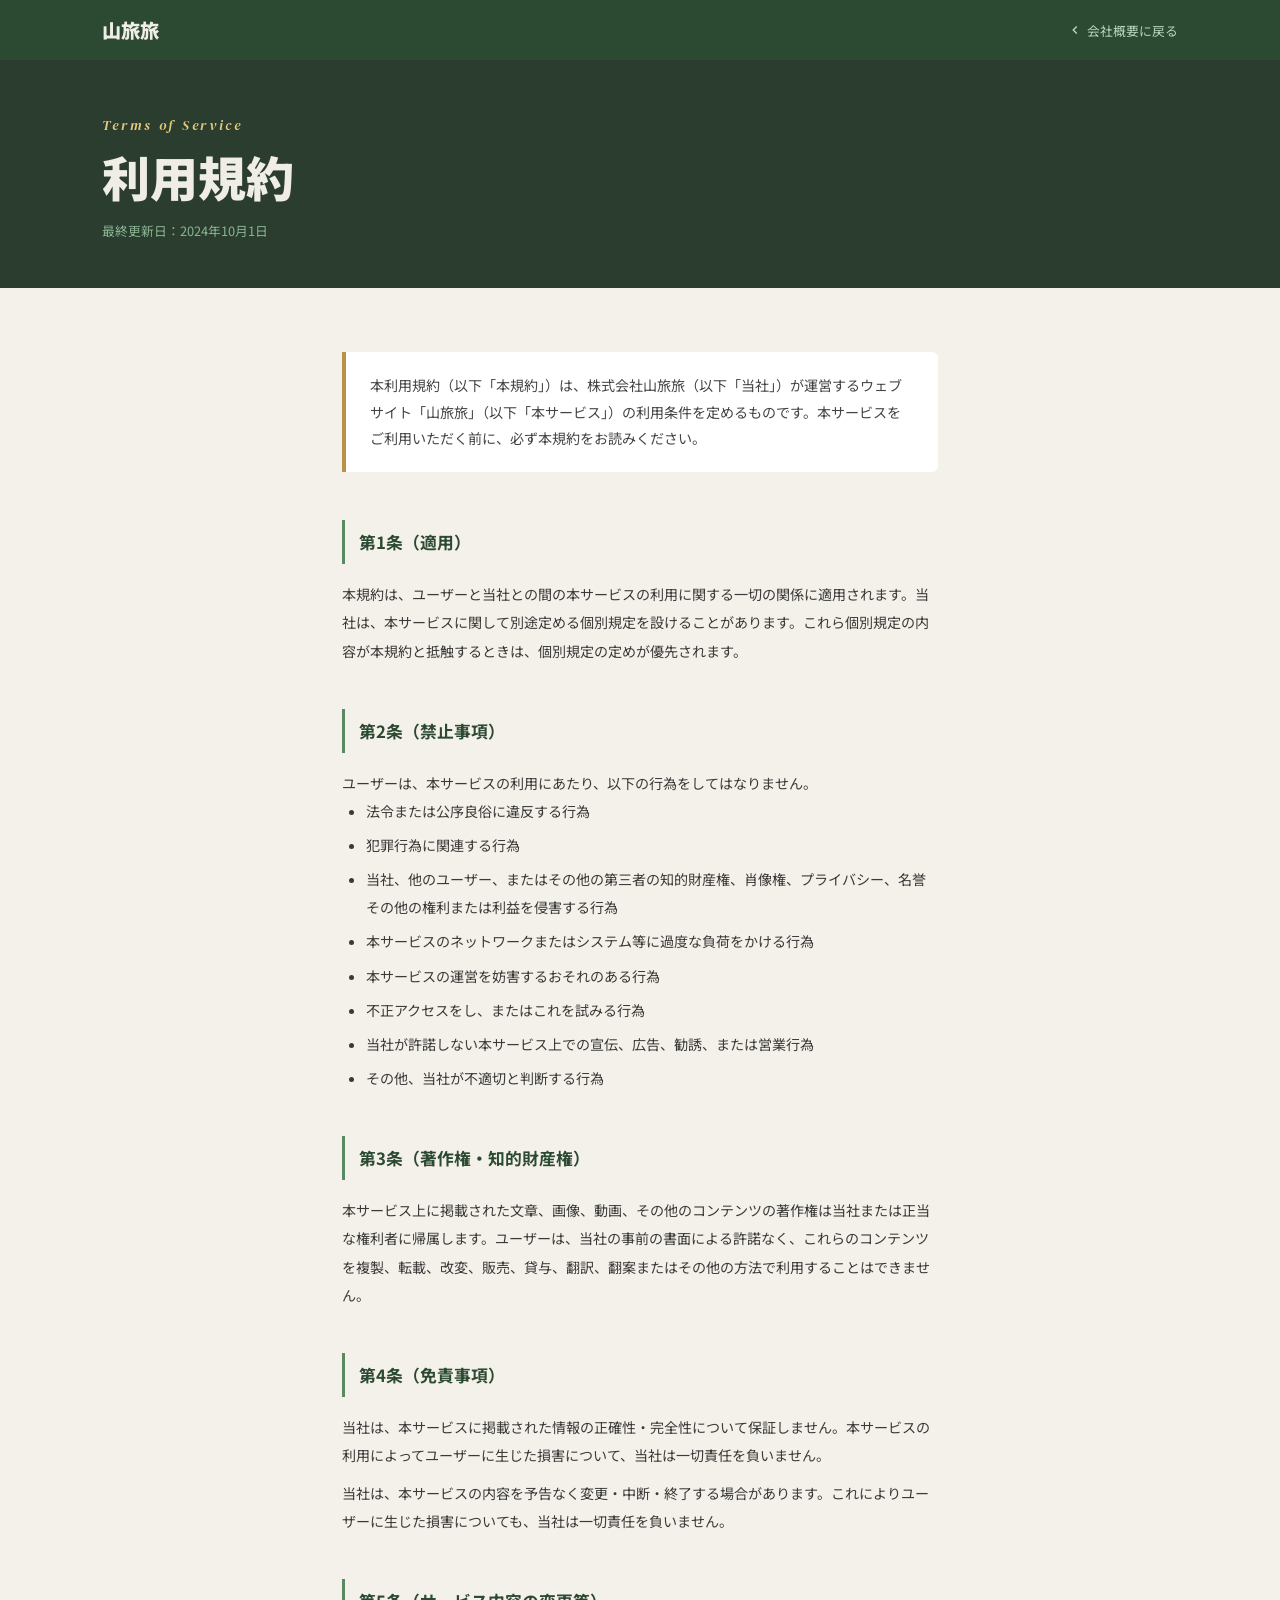
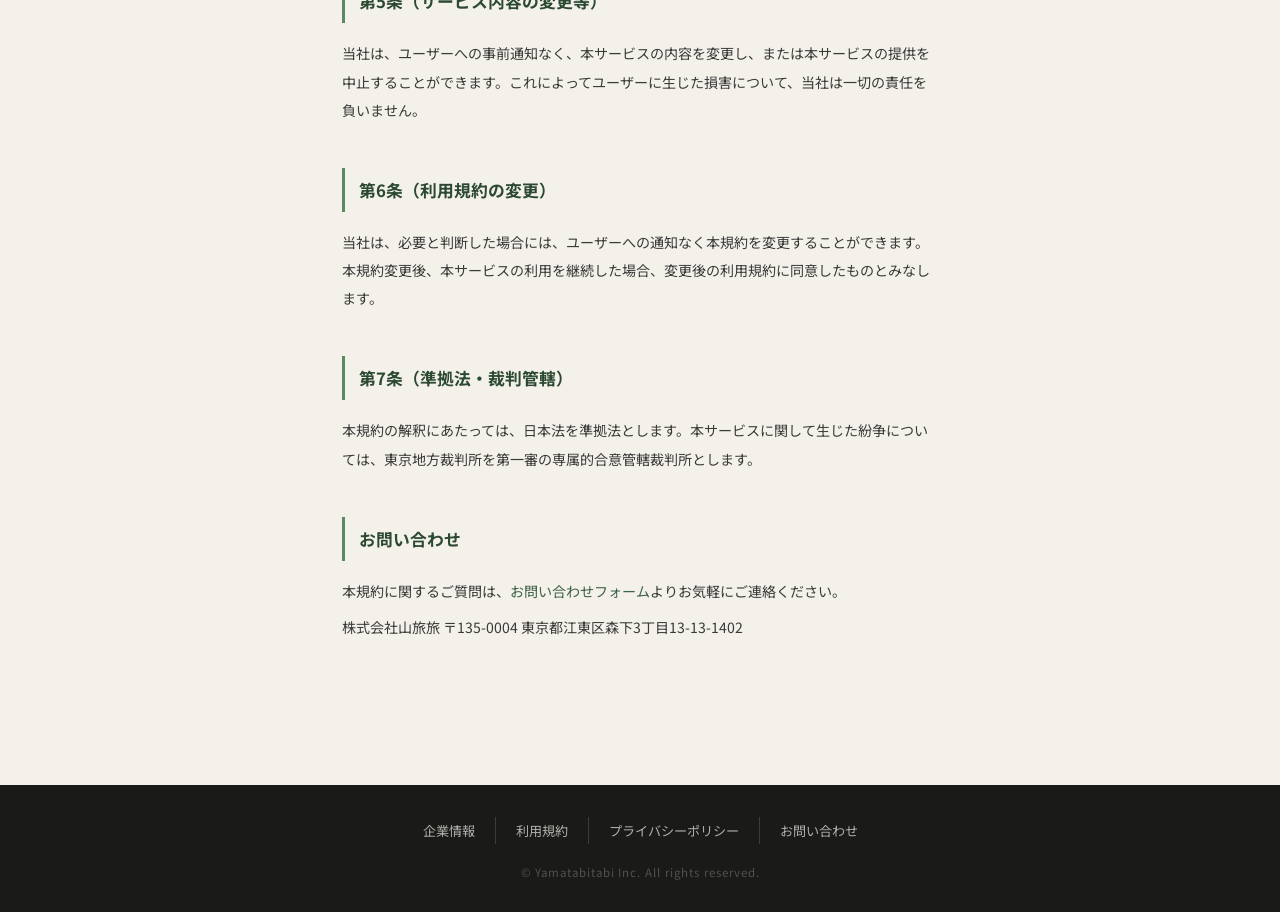
<file: yamatabitabi-terms.html>
<!DOCTYPE html>
<html lang="ja">
<head>
<meta charset="UTF-8">
<meta name="viewport" content="width=device-width, initial-scale=1.0">
<title>利用規約 | 株式会社山旅旅</title>
<link rel="preconnect" href="https://fonts.googleapis.com">
<link href="https://fonts.googleapis.com/css2?family=Noto+Sans+JP:wght@400;500;700;900&family=DM+Serif+Display:ital@0;1&display=swap" rel="stylesheet">
<style>
  :root {
    --forest: #2c4a32; --moss: #3d6147; --sage: #5a8a64;
    --snow: #f4f1eb; --gold: #b8924a; --ink: #1a1a18;
  }
  *, *::before, *::after { box-sizing: border-box; margin: 0; padding: 0; }
  body { font-family: 'Noto Sans JP', 'Hiragino Sans', sans-serif; background: var(--snow); color: var(--ink); }
  a { color: var(--moss); text-decoration: none; }
  a:hover { text-decoration: underline; }

  /* header */
  .site-header {
    background: var(--forest); height: 60px;
    display: flex; align-items: center; justify-content: space-between;
    padding: 0 8vw;
  }
  .site-logo { font-size: 1.2rem; font-weight: 900; color: #f0ede6; }
  .header-back { display: flex; align-items: center; gap: 5px; font-size: 0.8rem; color: #b8d4bc; transition: color 0.2s; }
  .header-back:hover { color: #fff; text-decoration: none; }

  /* page hero */
  .page-hero { background: #2a3d2e; padding: 56px 8vw 48px; }
  .page-hero-en {
    font-family: 'DM Serif Display', serif; font-style: italic;
    color: #e8c97a; font-size: 0.85rem; letter-spacing: 0.2em;
    display: block; margin-bottom: 6px;
  }
  .page-hero-title { font-size: clamp(1.8rem, 4vw, 3rem); font-weight: 900; color: #f0ede6; }
  .page-hero-date { margin-top: 10px; font-size: 0.8rem; color: #8ab494; }

  /* content */
  .content-wrap { max-width: 800px; margin: 0 auto; padding: 64px 8vw 100px; }

  .doc-intro {
    background: #fff; border-left: 4px solid var(--gold);
    padding: 20px 24px; border-radius: 0 6px 6px 0;
    font-size: 0.88rem; color: #444; line-height: 1.9;
    margin-bottom: 48px;
  }

  .doc-section { margin-bottom: 44px; }
  .doc-section h2 {
    font-size: 1.05rem; font-weight: 700; color: var(--forest);
    padding: 10px 0 10px 14px;
    border-left: 3px solid var(--sage);
    margin-bottom: 16px;
  }
  .doc-section p, .doc-section li {
    font-size: 0.88rem; color: #3a3a38; line-height: 2;
  }
  .doc-section ul, .doc-section ol {
    padding-left: 1.5em; display: flex; flex-direction: column; gap: 6px;
  }
  .doc-section p + p { margin-top: 10px; }

  /* footer */
  .site-footer {
    background: var(--ink); padding: 32px 8vw;
    display: flex; flex-direction: column; align-items: center; gap: 20px;
  }
  .footer-links { display: flex; align-items: center; flex-wrap: wrap; justify-content: center; gap: 0; }
  .footer-links a {
    font-size: 0.82rem; color: rgba(240,237,230,0.7);
    padding: 4px 20px; border-right: 1px solid rgba(255,255,255,0.15);
    transition: color 0.2s; white-space: nowrap;
  }
  .footer-links a:last-child { border-right: none; }
  .footer-links a:hover { color: #fff; text-decoration: none; }
  .footer-copy { font-size: 0.72rem; color: rgba(200,216,202,0.3); letter-spacing: 0.08em; }
</style>
</head>
<body>

<header class="site-header">
  <a href="yamatabitabi-company-v4.html" class="site-logo">山旅旅</a>
  <a href="yamatabitabi-company-v4.html" class="header-back">
    <svg width="14" height="14" viewBox="0 0 24 24" fill="none" stroke="currentColor" stroke-width="2.5"><polyline points="15 18 9 12 15 6"/></svg>
    会社概要に戻る
  </a>
</header>

<div class="page-hero">
  <span class="page-hero-en">Terms of Service</span>
  <h1 class="page-hero-title">利用規約</h1>
  <p class="page-hero-date">最終更新日：2024年10月1日</p>
</div>

<div class="content-wrap">

  <div class="doc-intro">
    本利用規約（以下「本規約」）は、株式会社山旅旅（以下「当社」）が運営するウェブサイト「山旅旅」（以下「本サービス」）の利用条件を定めるものです。本サービスをご利用いただく前に、必ず本規約をお読みください。
  </div>

  <div class="doc-section">
    <h2>第1条（適用）</h2>
    <p>本規約は、ユーザーと当社との間の本サービスの利用に関する一切の関係に適用されます。当社は、本サービスに関して別途定める個別規定を設けることがあります。これら個別規定の内容が本規約と抵触するときは、個別規定の定めが優先されます。</p>
  </div>

  <div class="doc-section">
    <h2>第2条（禁止事項）</h2>
    <p>ユーザーは、本サービスの利用にあたり、以下の行為をしてはなりません。</p>
    <ul>
      <li>法令または公序良俗に違反する行為</li>
      <li>犯罪行為に関連する行為</li>
      <li>当社、他のユーザー、またはその他の第三者の知的財産権、肖像権、プライバシー、名誉その他の権利または利益を侵害する行為</li>
      <li>本サービスのネットワークまたはシステム等に過度な負荷をかける行為</li>
      <li>本サービスの運営を妨害するおそれのある行為</li>
      <li>不正アクセスをし、またはこれを試みる行為</li>
      <li>当社が許諾しない本サービス上での宣伝、広告、勧誘、または営業行為</li>
      <li>その他、当社が不適切と判断する行為</li>
    </ul>
  </div>

  <div class="doc-section">
    <h2>第3条（著作権・知的財産権）</h2>
    <p>本サービス上に掲載された文章、画像、動画、その他のコンテンツの著作権は当社または正当な権利者に帰属します。ユーザーは、当社の事前の書面による許諾なく、これらのコンテンツを複製、転載、改変、販売、貸与、翻訳、翻案またはその他の方法で利用することはできません。</p>
  </div>

  <div class="doc-section">
    <h2>第4条（免責事項）</h2>
    <p>当社は、本サービスに掲載された情報の正確性・完全性について保証しません。本サービスの利用によってユーザーに生じた損害について、当社は一切責任を負いません。</p>
    <p>当社は、本サービスの内容を予告なく変更・中断・終了する場合があります。これによりユーザーに生じた損害についても、当社は一切責任を負いません。</p>
  </div>

  <div class="doc-section">
    <h2>第5条（サービス内容の変更等）</h2>
    <p>当社は、ユーザーへの事前通知なく、本サービスの内容を変更し、または本サービスの提供を中止することができます。これによってユーザーに生じた損害について、当社は一切の責任を負いません。</p>
  </div>

  <div class="doc-section">
    <h2>第6条（利用規約の変更）</h2>
    <p>当社は、必要と判断した場合には、ユーザーへの通知なく本規約を変更することができます。本規約変更後、本サービスの利用を継続した場合、変更後の利用規約に同意したものとみなします。</p>
  </div>

  <div class="doc-section">
    <h2>第7条（準拠法・裁判管轄）</h2>
    <p>本規約の解釈にあたっては、日本法を準拠法とします。本サービスに関して生じた紛争については、東京地方裁判所を第一審の専属的合意管轄裁判所とします。</p>
  </div>

  <div class="doc-section">
    <h2>お問い合わせ</h2>
    <p>本規約に関するご質問は、<a href="yamatabitabi-contact.html">お問い合わせフォーム</a>よりお気軽にご連絡ください。</p>
    <p style="margin-top:8px;">株式会社山旅旅 〒135-0004 東京都江東区森下3丁目13-13-1402</p>
  </div>

</div>

<footer class="site-footer">
  <div class="footer-links">
    <a href="https://yamatabitabi.com/service">企業情報</a>
    <a href="yamatabitabi-terms.html">利用規約</a>
    <a href="yamatabitabi-privacy.html">プライバシーポリシー</a>
    <a href="yamatabitabi-contact.html">お問い合わせ</a>
  </div>
  <span class="footer-copy">© Yamatabitabi Inc. All rights reserved.</span>
</footer>

</body>
</html>
</file>
